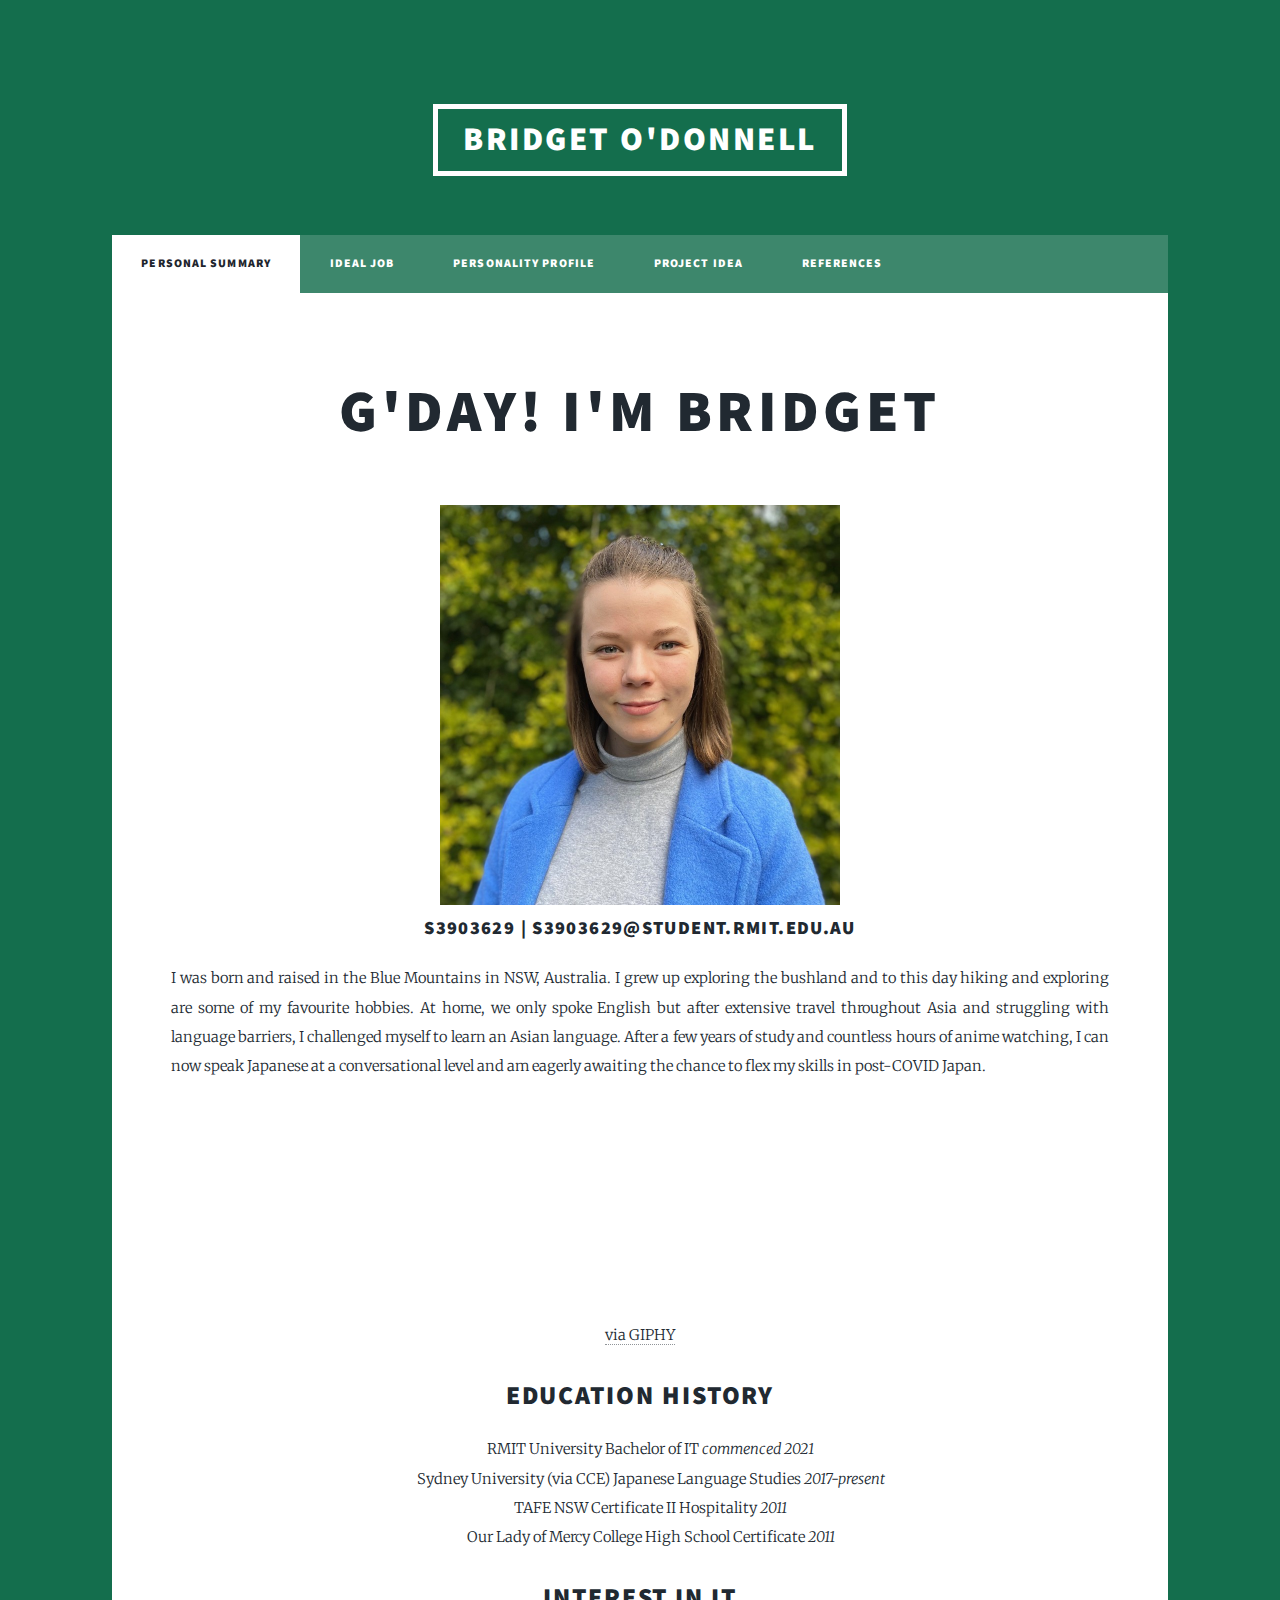
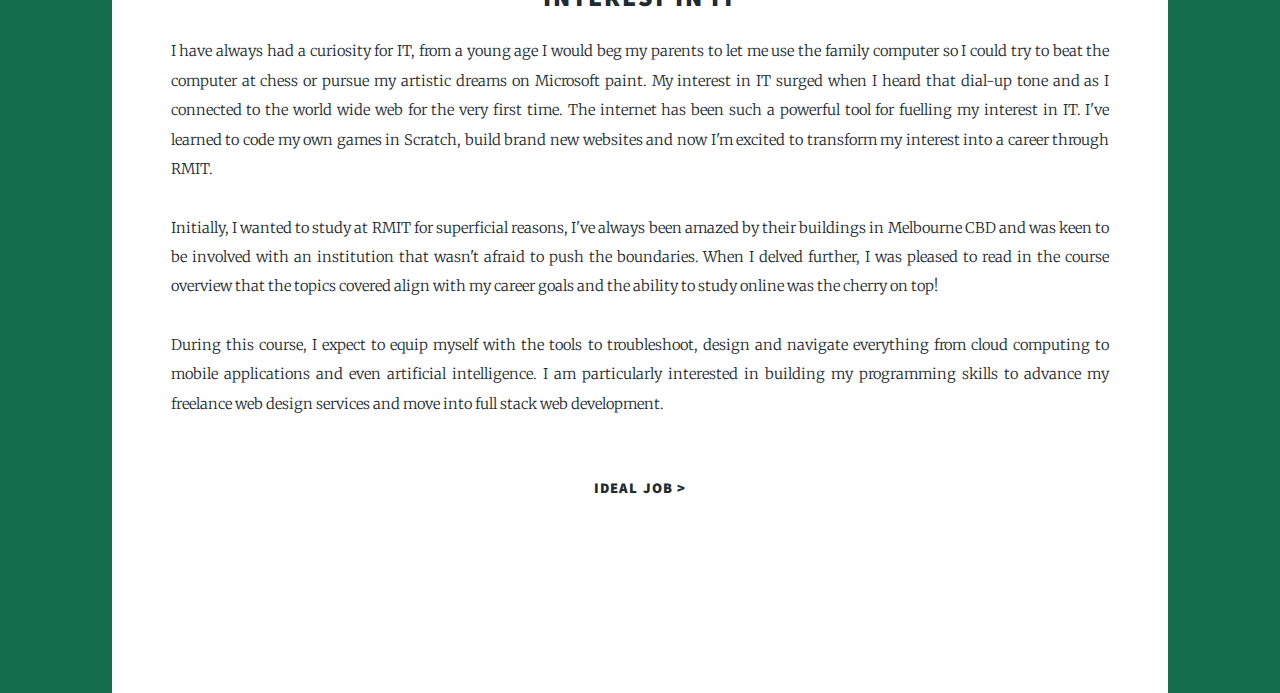
<file: index.html>
<!DOCTYPE HTML>
<!--
	Massively by HTML5 UP
	html5up.net | @ajlkn
	Free for personal and commercial use under the CCA 3.0 license (html5up.net/license)
-->
<html>
	<head>
		<title>Bridget O'Donnell Assignment 1</title>
		<meta charset="utf-8" />
		<meta name="viewport" content="width=device-width, initial-scale=1, user-scalable=no" />
		<link rel="stylesheet" href="assets/css/main.css" />
		<noscript><link rel="stylesheet" href="assets/css/noscript.css" /></noscript>
	</head>
	<body class="is-preload">

		<!-- Wrapper -->
			<div id="wrapper">

				<!-- Header -->
					<header id="header">
						<a href="index.html" class="logo">Bridget O'Donnell</a>
					</header>

				<!-- Nav -->
				<nav id="nav">
					<ul class="links">
						<li class="active"><a href="index.html">Personal Summary</a></li>
						<li><a href="idealjob.html">Ideal Job</a></li>
						<li><a href="personality.html">Personality Profile</a></li>
						<li><a href="project.html">Project Idea</a></li>
						<li><a href="references.html">References</a></li>
					</ul>
				</nav>

		<!-- Main -->
			<div id="main">




		<!-- Peronal Profile -->
			<article class="post featured">
					<header class="major">
					<h2>G'Day! I'm Bridget</h2> 
					</header>
							<img src="images/profilephoto.jpeg" alt="My Photo" width="400" height="400"/></a>
				<h3>S3903629 | s3903629@student.rmit.edu.au</h3>
							<p>I was born and raised in the Blue Mountains in NSW, Australia. I grew up exploring the bushland and to this day hiking and exploring are some of my favourite hobbies. At home, we only spoke English but after extensive travel throughout Asia and struggling with language barriers, I challenged myself to learn an Asian language. After a few years of study and countless hours of anime watching, I can now speak Japanese at a conversational level and am eagerly awaiting the chance to flex my skills in post-COVID Japan.</p>
							<iframe src="https://giphy.com/embed/3o85xLrtXp55CBaTBK" width="200" height="200" frameBorder="0" class="giphy-embed" allowFullScreen></iframe>
							<p class=align-center><a href="https://giphy.com/gifs/thokamaer-plane-hangingout-nationalhangingoutday-3o85xLrtXp55CBaTBK">via GIPHY</a></p>

<!-- Education History-->
					<h2>Education History</h2>
						</header>
						<ul style="list-style-type:none;">
							<li>RMIT University Bachelor of IT <i>commenced 2021</i></li>
							<li>Sydney University (via CCE) Japanese Language Studies <i>2017-present</i></li>
							<li>TAFE NSW Certificate II Hospitality <i>2011</i></li>
							<li>Our Lady of Mercy College High School Certificate <i>2011</i></li>
						</ul>


	<!-- Interest in IT-->
						<h2>Interest in IT</h2>
							</header>
							<p>I have always had a curiosity for IT, from a young age I would beg my parents to let me use the family computer so I could try to beat the computer at chess or pursue my artistic dreams on Microsoft paint. My interest in IT surged when I heard that dial-up tone and as I connected to the world wide web for the very first time. The internet has been such a powerful tool for fuelling my interest in IT. I've learned to code my own games in Scratch, build brand new websites and now I'm excited to transform my interest into a career through RMIT.</p>
							<p>Initially, I wanted to study at RMIT for superficial reasons, I've always been amazed by their buildings in Melbourne CBD and was keen to be involved with an institution that wasn't afraid to push the boundaries. When I delved further, I was pleased to read in the course overview that the topics covered align with my career goals and the ability to study online was the cherry on top!</p>
							<p>During this course, I expect to equip myself with the tools to troubleshoot, design and navigate everything from cloud computing to mobile applications and even artificial intelligence. I am particularly interested in building my programming skills to advance my freelance web design services and move into full stack web development.</p>

	<br>
 <h4><a href="idealjob.html" class="logo">Ideal Job ></a><h4>



				<!-- Copyright -->
					<div id="copyright">
						<ul><li>&copy; Untitled</li><li>Design: <a href="https://html5up.net">HTML5 UP</a></li></ul>
					</div>

			</div>

		<!-- Scripts -->
			<script src="assets/js/jquery.min.js"></script>
			<script src="assets/js/jquery.scrollex.min.js"></script>
			<script src="assets/js/jquery.scrolly.min.js"></script>
			<script src="assets/js/browser.min.js"></script>
			<script src="assets/js/breakpoints.min.js"></script>
			<script src="assets/js/util.js"></script>
			<script src="assets/js/main.js"></script>

	</body>
</html>
</file>
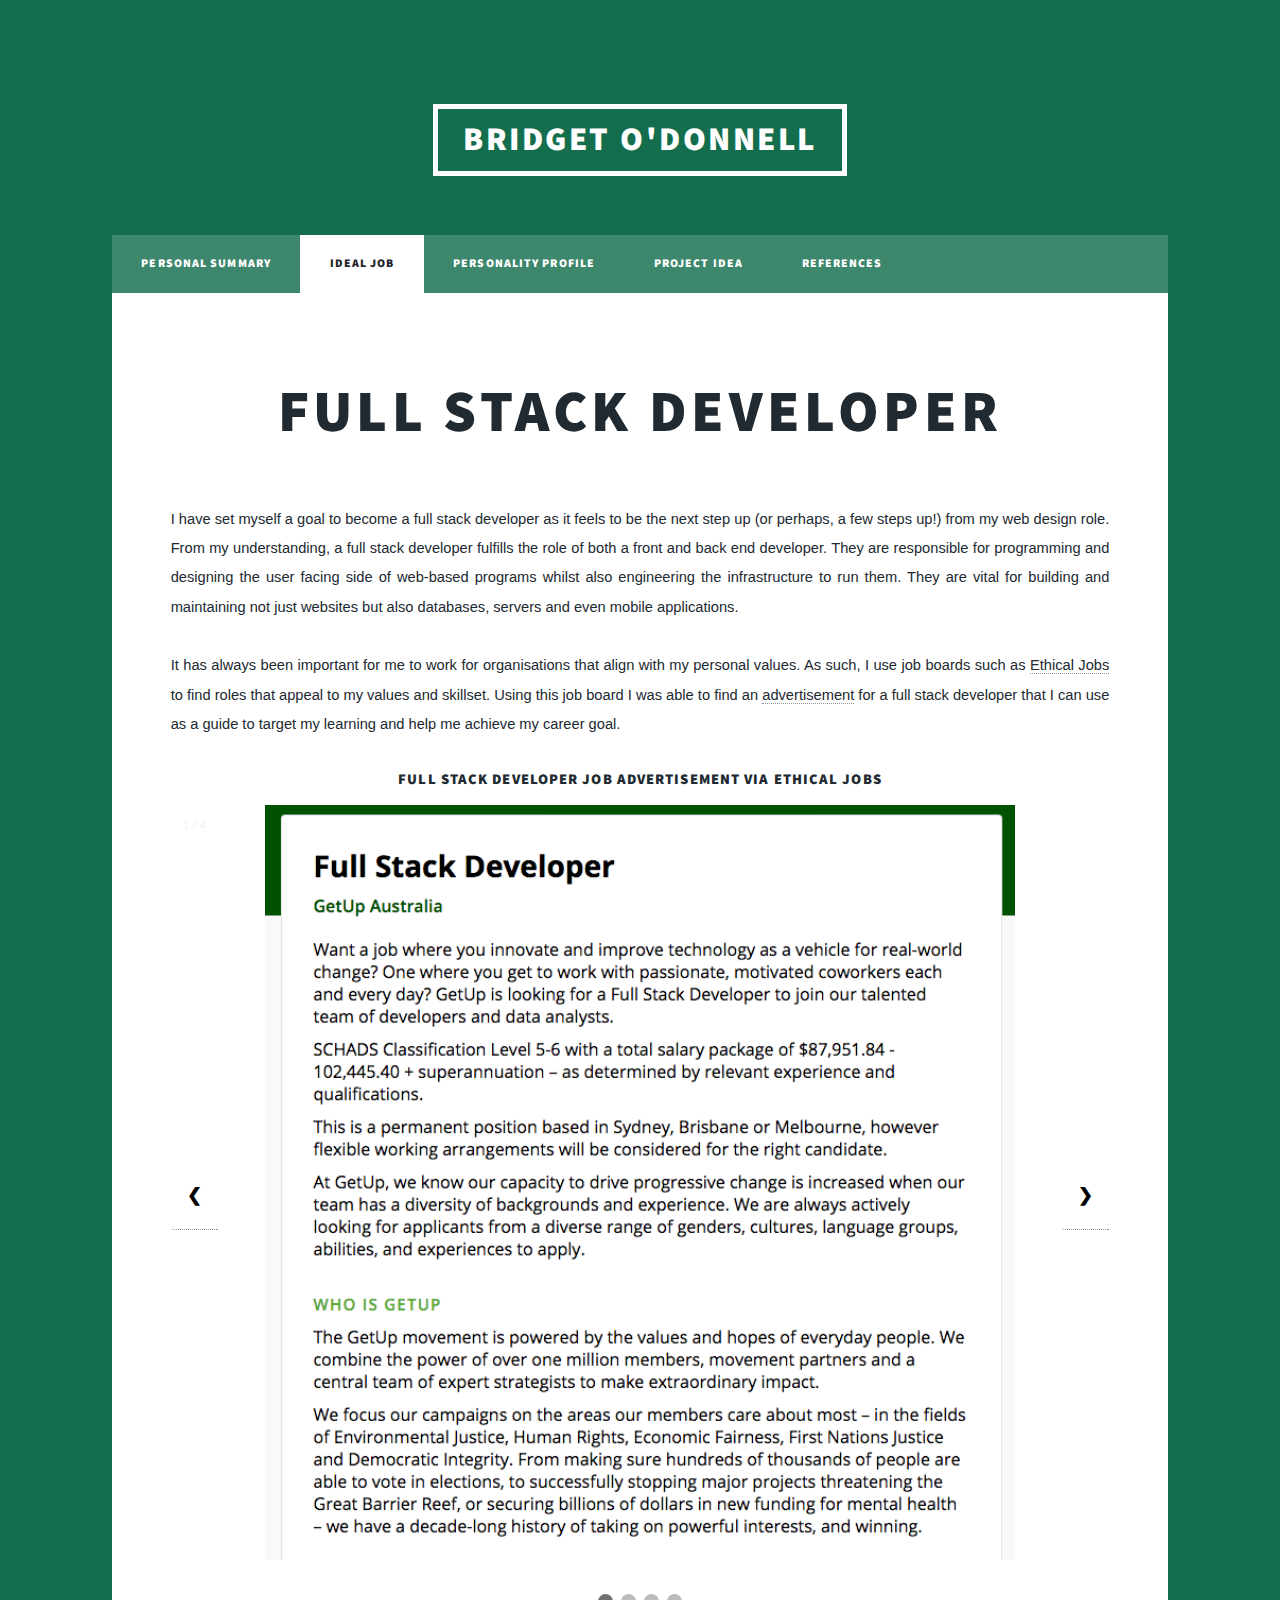
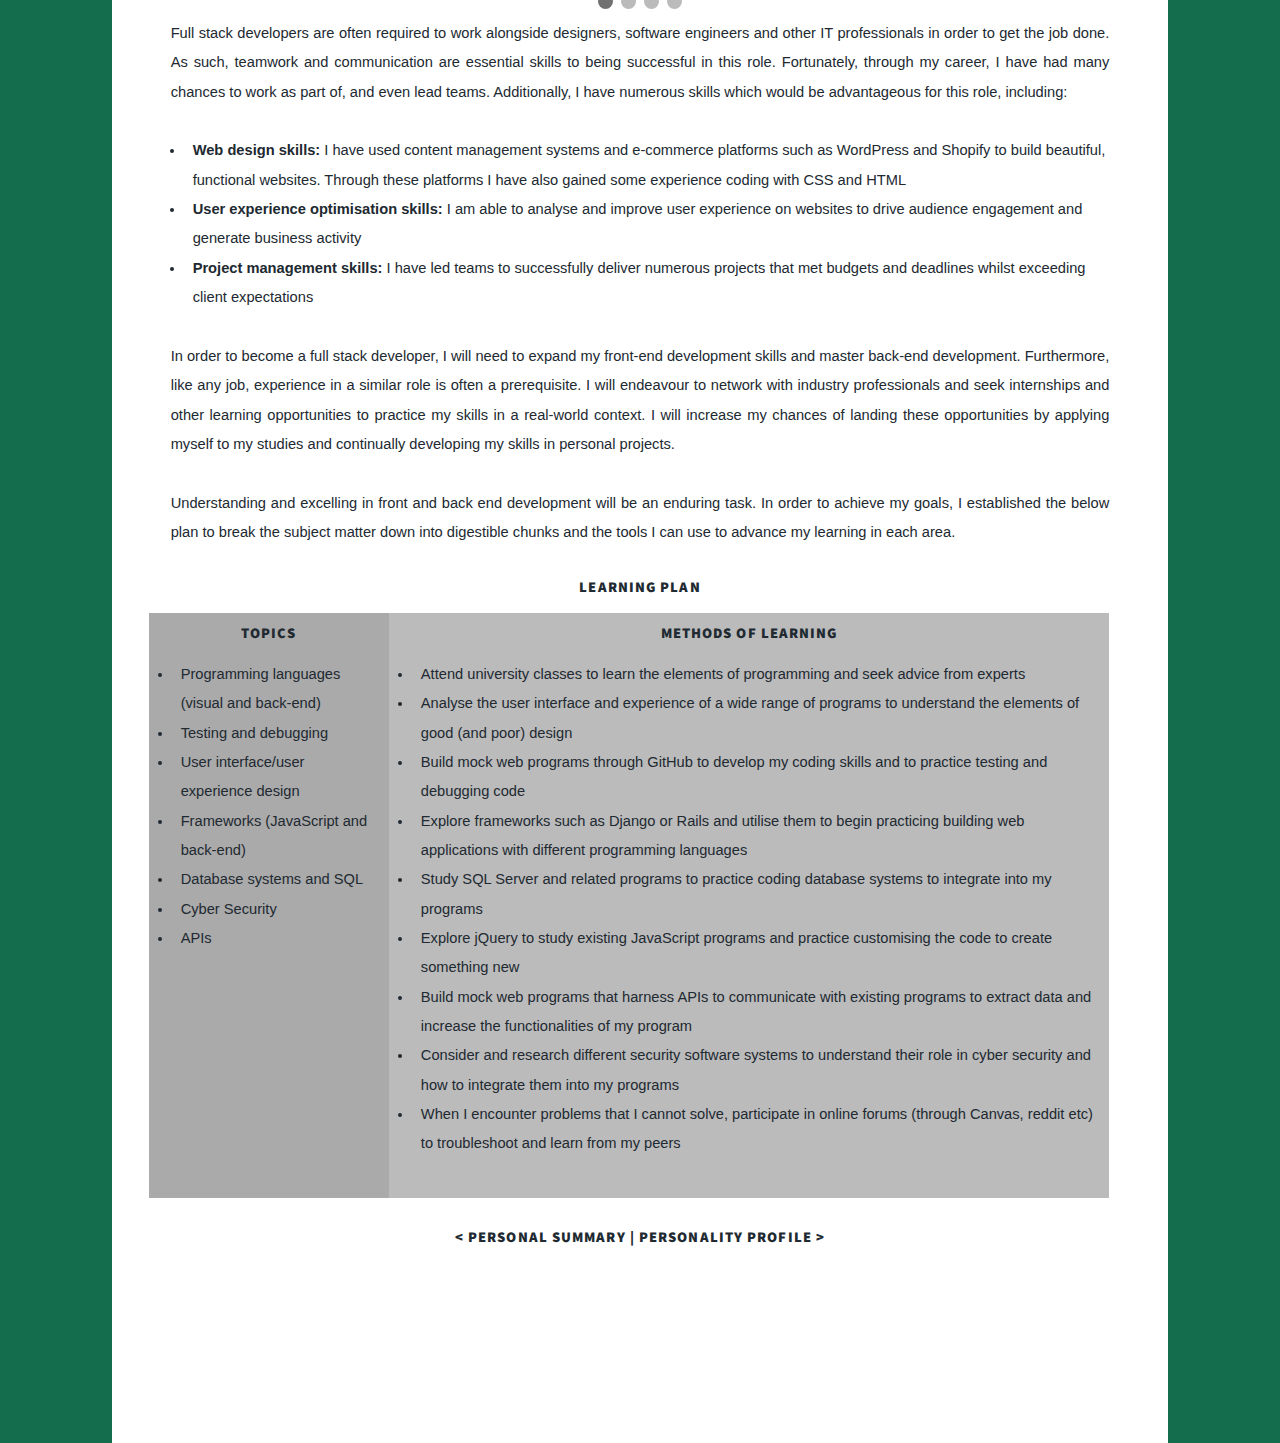
<file: idealjob.html>
<!DOCTYPE HTML>
<!--
	Massively by HTML5 UP
	html5up.net | @ajlkn
	Free for personal and commercial use under the CCA 3.0 license (html5up.net/license)
-->
<html>
	<head>
		<title>Bridget O'Donnell Ideal Job</title>
		<meta charset="utf-8" />
		<meta name="viewport" content="width=device-width, initial-scale=1, user-scalable=no" />
		<link rel="stylesheet" href="assets/css/main.css" />
		<noscript><link rel="stylesheet" href="assets/css/noscript.css" /></noscript>
	</head>
	<body class="is-preload">

		<!-- Wrapper -->
			<div id="wrapper">

				<!-- Header -->
				<header id="header">
					<a href="index.html" class="logo">Bridget O'Donnell</a>
				</header>

				<!-- Nav -->
				<nav id="nav">
					<ul class="links">
						<li><a href="index.html">Personal Summary</a></li>
						<li class="active"><a href="idealjob.html">Ideal Job</a></li>
						<li><a href="personality.html">Personality Profile</a></li>
						<li><a href="project.html">Project Idea</a></li>
						<li><a href="references.html">References</a></li>
					</ul>
				</nav>

				<!-- Main -->
					<div id="main">

<!-- Ideal job-->
<article class="post featured">
	<header class="major">
		<h2>Full Stack Developer</h2>
		</header>
		<p>I have set myself a goal to become a full stack developer as it feels to be the next step up (or perhaps, a few steps up!) from my web design role. From my understanding, a full stack developer fulfills the role of both a front and back end developer. They are responsible for programming and designing the user facing side of web-based programs whilst also engineering the infrastructure to run them. They are vital for building and maintaining not just websites but also databases, servers and even mobile applications.</p>
		<p>It has always been important for me to work for organisations that align with my personal values. As such, I use job boards such as <a href="https://www.ethicaljobs.com.au/">Ethical Jobs</a> to find roles that appeal to my values and skillset. Using this job board I was able to find an <a href="https://www.ethicaljobs.com.au/members/getupaus/full-stack-developer/?employer=GetUp">advertisement</a> for a full stack developer that I can use as a guide to target my learning and help me achieve my career goal.</p>

		<h4>Full Stack Developer Job Advertisement via Ethical Jobs</h4>
		<html>
		<head>
		<meta name="viewport" content="width=device-width, initial-scale=1">
		<style>
		* {box-sizing: border-box}
		body {font-family: Verdana, sans-serif; margin:0}
		.mySlides {display: none}
		img {vertical-align: middle;}

		/* Slideshow container */
		.slideshow-container {
		  max-width: 1000px;
		  position: relative;
		  margin: auto;
		}

		/* Next & previous buttons */
		.prev, .next {
		  cursor: pointer;
		  position: absolute;
		  top: 50%;
		  width: auto;
		  padding: 16px;
		  margin-top: -22px;
		  color: black;
		  font-weight: bold;
		  font-size: 18px;
		  transition: 0.6s ease;
		  border-radius: 0 3px 3px 0;
		  user-select: none;
		}

		/* Position the "next button" to the right */
		.next {
		  right: 0;
		  border-radius: 3px 0 0 3px;
		}

		.prev {
			left: 0;
			border-radius: 3px 0 0 3px;
		}

		/* On hover, add a black background color with a little bit see-through */
		.prev:hover, .next:hover {
		  background-color: rgba(0,0,0,0.8);
		}

		/* Caption text */
		.text {
		  color: #f2f2f2;
		  font-size: 15px;
		  padding: 8px 12px;
		  position: absolute;
		  bottom: 8px;
		  width: 100%;
		  text-align: center;
		}

		/* Number text (1/3 etc) */
		.numbertext {
		  color: #f2f2f2;
		  font-size: 12px;
		  padding: 8px 12px;
		  position: absolute;
		  top: 0;
		}

		/* The dots/bullets/indicators */
		.dot {
		  cursor: pointer;
		  height: 15px;
		  width: 15px;
		  margin: 0 2px;
		  background-color: #bbb;
		  border-radius: 50%;
		  display: inline-block;
		  transition: background-color 0.6s ease;
		}

		.active, .dot:hover {
		  background-color: #717171;
		}

		/* Fading animation */
		.fade {
		  -webkit-animation-name: fade;
		  -webkit-animation-duration: 1.5s;
		  animation-name: fade;
		  animation-duration: 1.5s;
		}

		@-webkit-keyframes fade {
		  from {opacity: .4}
		  to {opacity: 1}
		}

		@keyframes fade {
		  from {opacity: .4}
		  to {opacity: 1}
		}

		/* On smaller screens, decrease text size */
		@media only screen and (max-width: 300px) {
		  .prev, .next,.text {font-size: 11px}
		}
		</style>
		</head>
		<body>

		<div class="slideshow-container">

		<div class="mySlides fade">
		  <div class="numbertext">1 / 4</div>
		  <img src="images/Slider1.png" style="width:80%">
		</div>

		<div class="mySlides fade">
		  <div class="numbertext">2 / 4</div>
		  <img src="images/Slider2.png" style="width:80%">
		</div>

		<div class="mySlides fade">
		  <div class="numbertext">3 / 4</div>
		  <img src="images/Slider3.png" style="width:80%">
		</div>

		<div class="mySlides fade">
		  <div class="numbertext">4 / 4</div>
		  <img src="images/Slider4.png" style="width:80%">
		</div>

		<a class="prev" onclick="plusSlides(-1)">&#10094;</a>
		<a class="next" onclick="plusSlides(1)">&#10095;</a>

		</div>
		<br>

		<div style="text-align:center">
		  <span class="dot" onclick="currentSlide(1)"></span>
		  <span class="dot" onclick="currentSlide(2)"></span>
		  <span class="dot" onclick="currentSlide(3)"></span>
		  <span class="dot" onclick="currentSlide(4)"></span>
		</div>

		<script>
		var slideIndex = 1;
		showSlides(slideIndex);

		function plusSlides(n) {
		  showSlides(slideIndex += n);
		}

		function currentSlide(n) {
		  showSlides(slideIndex = n);
		}

		function showSlides(n) {
		  var i;
		  var slides = document.getElementsByClassName("mySlides");
		  var dots = document.getElementsByClassName("dot");
		  if (n > slides.length) {slideIndex = 1}
		  if (n < 1) {slideIndex = slides.length}
		  for (i = 0; i < slides.length; i++) {
		      slides[i].style.display = "none";
		  }
		  for (i = 0; i < dots.length; i++) {
		      dots[i].className = dots[i].className.replace(" active", "");
		  }
		  slides[slideIndex-1].style.display = "block";
		  dots[slideIndex-1].className += " active";
		}
		</script>

		</body>
		</html>




		<p>Full stack developers are often required to work alongside designers, software engineers and other IT professionals in order to get the job done. As such, teamwork and communication are essential skills to being successful in this role. Fortunately, through my career, I have had many chances to work as part of, and even lead teams. Additionally, I have numerous skills which would be advantageous for this role, including:
				<ul class=align-left>
					<li><b>Web design skills:</b> I have used content management systems and e-commerce platforms such as WordPress and Shopify to build beautiful, functional websites. Through these platforms I have also gained some experience coding with CSS and HTML</li>
					<li><b>User experience optimisation skills:</b> I am able to analyse and improve user experience on websites to drive audience engagement and generate business activity</li>
					<li><b>Project management skills:</b> I have led teams to successfully deliver numerous projects that met budgets and deadlines whilst exceeding client expectations</li>
				</ul>
		</p>
		<p>In order to become a full stack developer, I will need to expand my front-end development skills and master back-end development. Furthermore, like any job, experience in a similar role is often a prerequisite. I will endeavour to network with industry professionals and seek internships and other learning opportunities to practice my skills in a real-world context. I will increase my chances of landing these opportunities by applying myself to my studies and continually developing my skills in personal projects.</p>
		<p>Understanding and excelling in front and back end development will be an enduring task. In order to achieve my goals, I established the below plan to break the subject matter down into digestible chunks and the tools I can use to advance my learning in each area.</p>
		<!DOCTYPE html>
		<html>
		<head>
		<meta name="viewport" content="width=device-width, initial-scale=1">
		<style>
		* {
		  box-sizing: border-box;
		}

		/* Create two unequal columns that floats next to each other */
		.column {
		  float: left;
		  padding: 10px; /* Should be removed. Only for demonstration */
		}

		.left {
		  width: 25%;
		}

		.right {
		  width: 75%;
		}

		/* Clear floats after the columns */
		.row:after {
		  content: "";
		  display: table;
		  clear: both;
		}
		</style>
		</head>
		<body>

		<h4>Learning Plan</h4>

		<div class="row">
		  <div class="column left" style="background-color:#aaa;">
		    <h4>Topics</h4>
				<ul class=align-left>
					<li>Programming languages (visual and back-end)</li>
					<li>Testing and debugging</li>
					<li>User interface/user experience design</li>
					<li>Frameworks (JavaScript and back-end)</li>
					<li>Database systems and SQL</li>
					<li>Cyber Security</li>
					<li>APIs</li>
				</ul>
		  </div>
		  <div class="column right" style="background-color:#bbb;">
		    <h4>Methods of Learning</h4>
				<ul class=align-left>
					<li>Attend university classes to learn the elements of programming and seek advice from experts</li>
					<li>Analyse the user interface and experience of a wide range of programs to understand the elements of good (and poor) design</li>
					<li>Build mock web programs through GitHub to develop my coding skills and to practice testing and debugging code</li>
					<li>Explore frameworks such as Django or Rails and utilise them to begin practicing building web applications with different programming languages</li>
					<li>Study SQL Server and related programs to practice coding database systems to integrate into my programs</li>
					<li>Explore jQuery to study existing JavaScript programs and practice customising the code to create something new</li>
					<li>Build mock web programs that harness APIs to communicate with existing programs to extract data and increase the functionalities of my program</li>
					<li>Consider and research different security software systems to understand their role in cyber security and how to integrate them into my programs</li>
					<li>When I encounter problems that I cannot solve, participate in online forums (through Canvas, reddit etc) to troubleshoot and learn from my peers</li>
				</ul>
		  </div>
		</div>

		</body>
		</html>

<br>

<h4><a href="index.html" class="logo">< Personal Summary</a> | <a href="personality.html" class="logo">Personality Profile ></a><h4>


				<!-- Copyright -->
					<div id="copyright">
						<ul><li>&copy; Untitled</li><li>Design: <a href="https://html5up.net">HTML5 UP</a></li></ul>
					</div>

			</div>

		<!-- Scripts -->
			<script src="assets/js/jquery.min.js"></script>
			<script src="assets/js/jquery.scrollex.min.js"></script>
			<script src="assets/js/jquery.scrolly.min.js"></script>
			<script src="assets/js/browser.min.js"></script>
			<script src="assets/js/breakpoints.min.js"></script>
			<script src="assets/js/util.js"></script>
			<script src="assets/js/main.js"></script>

	</body>
</html>
</file>
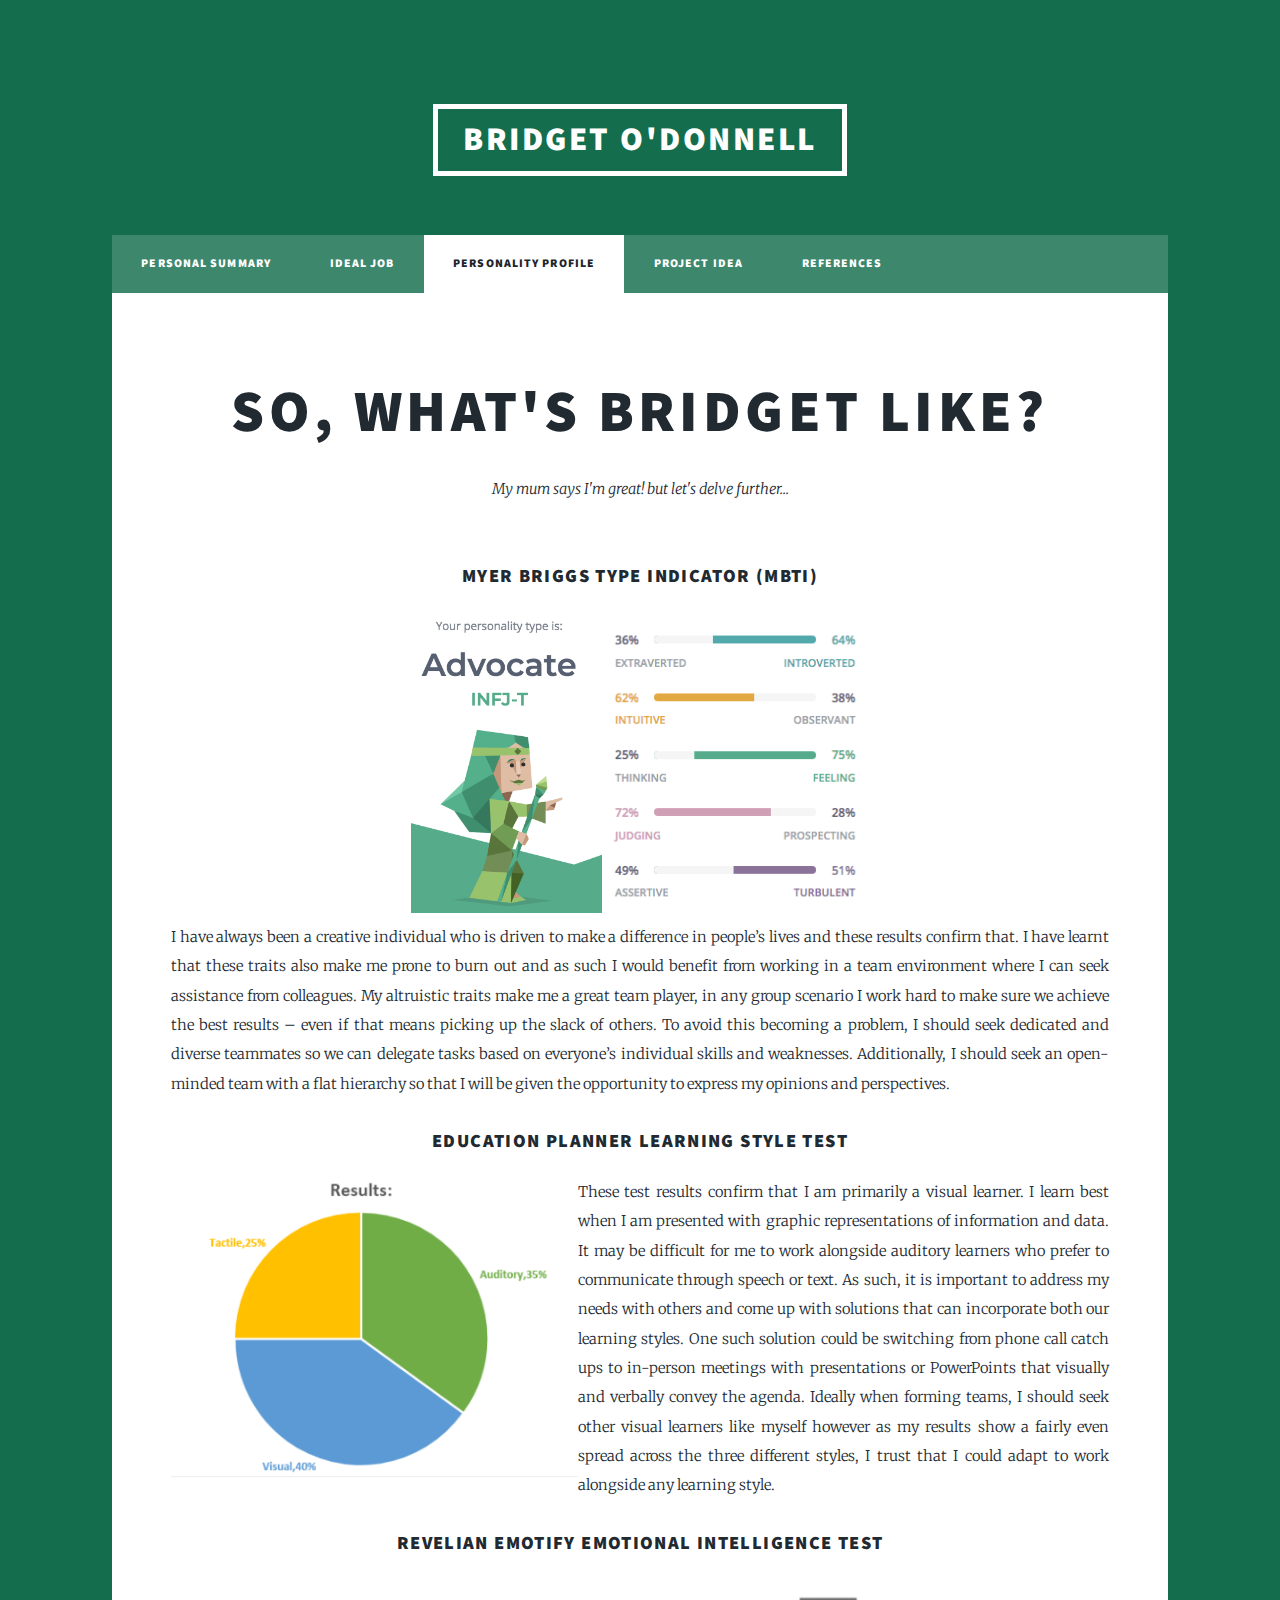
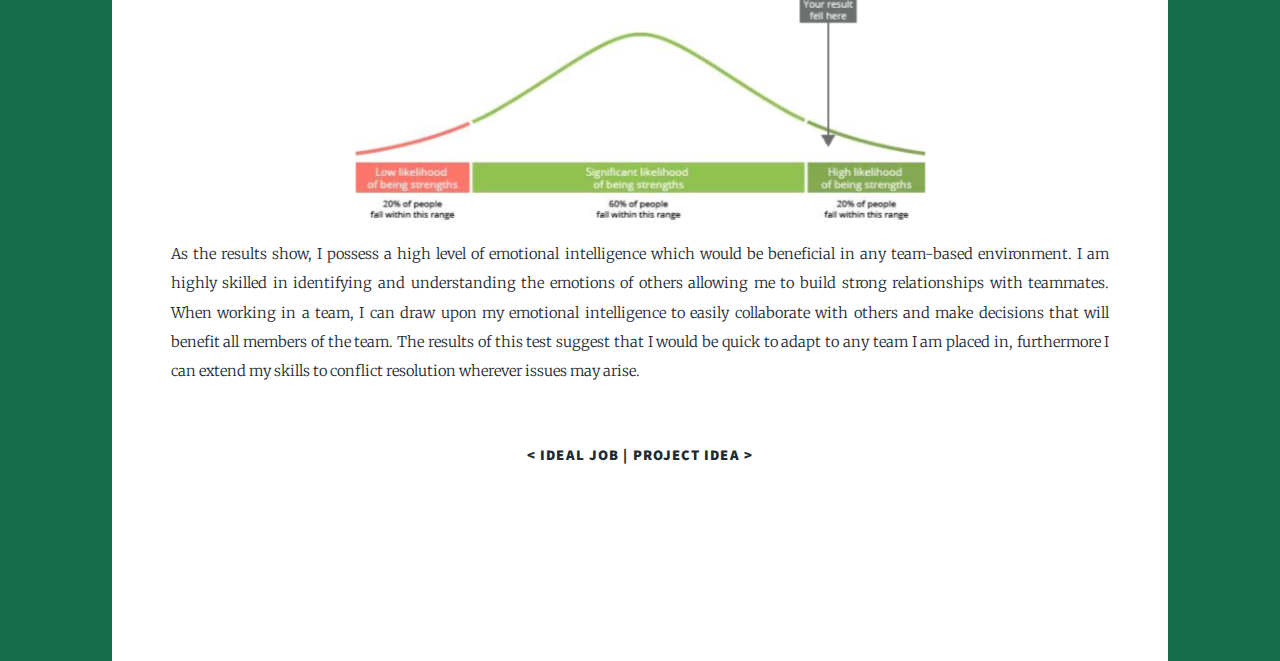
<file: personality.html>
<!DOCTYPE HTML>
<!--
	Massively by HTML5 UP
	html5up.net | @ajlkn
	Free for personal and commercial use under the CCA 3.0 license (html5up.net/license)
-->
<html>
	<head>
		<title>Bridget O'Donnell Personality Profile</title>
		<meta charset="utf-8" />
		<meta name="viewport" content="width=device-width, initial-scale=1, user-scalable=no" />
		<link rel="stylesheet" href="assets/css/main.css" />
		<noscript><link rel="stylesheet" href="assets/css/noscript.css" /></noscript>
	</head>
	<body class="is-preload">

		<!-- Wrapper -->
			<div id="wrapper">

				<!-- Header -->
				<header id="header">
					<a href="index.html" class="logo">Bridget O'Donnell</a>
				</header>

				<!-- Nav -->
				<nav id="nav">
					<ul class="links">
						<li><a href="index.html">Personal Summary</a></li>
						<li><a href="idealjob.html">Ideal Job</a></li>
						<li class="active"><a href="personality.html">Personality Profile</a></li>
						<li><a href="project.html">Project Idea</a></li>
						<li><a href="references.html">References</a></li>
					</ul>
				</nav>

				<!-- Main -->
					<div id="main">

<!-- Ideal job-->
<article class="post featured">
	<header class="major">
		<h2>So, What's Bridget Like?</h2>
		<p>My mum says I'm great! but let's delve further...</p>
		</header>
		<h3>Myer Briggs Type Indicator (MBTI)</h3>
		<img src="images/Myerbriggs2.png" alt="MBTI Results" height="300"/><img src="images/Myerbriggs.png" alt="MBTI Results" height="300"/>
		<p style:"float:right;">I have always been a creative individual who is driven to make a difference in people’s lives and these results confirm that. I have learnt that these traits also make me prone to burn out and as such I would benefit from working in a team environment where I can seek assistance from colleagues. My altruistic traits make me a great team player, in any group scenario I work hard to make sure we achieve the best results – even if that means picking up the slack of others. To avoid this becoming a problem, I should seek dedicated and diverse teammates so we can delegate tasks based on everyone’s individual skills and weaknesses. Additionally, I should seek an open-minded team with a flat hierarchy so that I will be given the opportunity to express my opinions and perspectives.</p>
		<h3><a href="http://www.educationplanner.org/">Education Planner</a> Learning Style Test</h3>
		<img src="images/Learning.png" alt="Learning Style Test Results" height="300" style="float:left"/>
		<p>These test results confirm that I am primarily a visual learner. I learn best when I am presented with graphic representations of information and data. It may be difficult for me to work alongside auditory learners who prefer to communicate through speech or text. As such, it is important to address my needs with others and come up with solutions that can incorporate both our learning styles. One such solution could be switching from phone call catch ups to in-person meetings with presentations or PowerPoints that visually and verbally convey the agenda. Ideally when forming teams, I should seek other visual learners like myself however as my results show a fairly even spread across the three different styles, I trust that I could adapt to work alongside any learning style.</p>
		<h3><a href="https://www.revelian.com/employer/product/emotify/">Revelian Emotify</a> Emotional Intelligence Test</h3>
		<img src="images/Emotify.png" alt="Emotify Test Reults" height="250"/>
		<p>As the results show, I possess a high level of emotional intelligence which would be beneficial in any team-based environment. I am highly skilled in identifying and understanding the emotions of others allowing me to build strong relationships with teammates. When working in a team, I can draw upon my emotional intelligence to easily collaborate with others and make decisions that will benefit all members of the team. The results of this test suggest that I would be quick to adapt to any team I am placed in, furthermore I can extend my skills to conflict resolution wherever issues may arise.</p>



<br>

<h4><a href="idealjob.html" class="logo">< Ideal Job</a> | <a href="project.html" class="logo">Project Idea ></a><h4>


				<!-- Copyright -->
					<div id="copyright">
						<ul><li>&copy; Untitled</li><li>Design: <a href="https://html5up.net">HTML5 UP</a></li></ul>
					</div>

			</div>

		<!-- Scripts -->
			<script src="assets/js/jquery.min.js"></script>
			<script src="assets/js/jquery.scrollex.min.js"></script>
			<script src="assets/js/jquery.scrolly.min.js"></script>
			<script src="assets/js/browser.min.js"></script>
			<script src="assets/js/breakpoints.min.js"></script>
			<script src="assets/js/util.js"></script>
			<script src="assets/js/main.js"></script>

	</body>
</html>
</file>
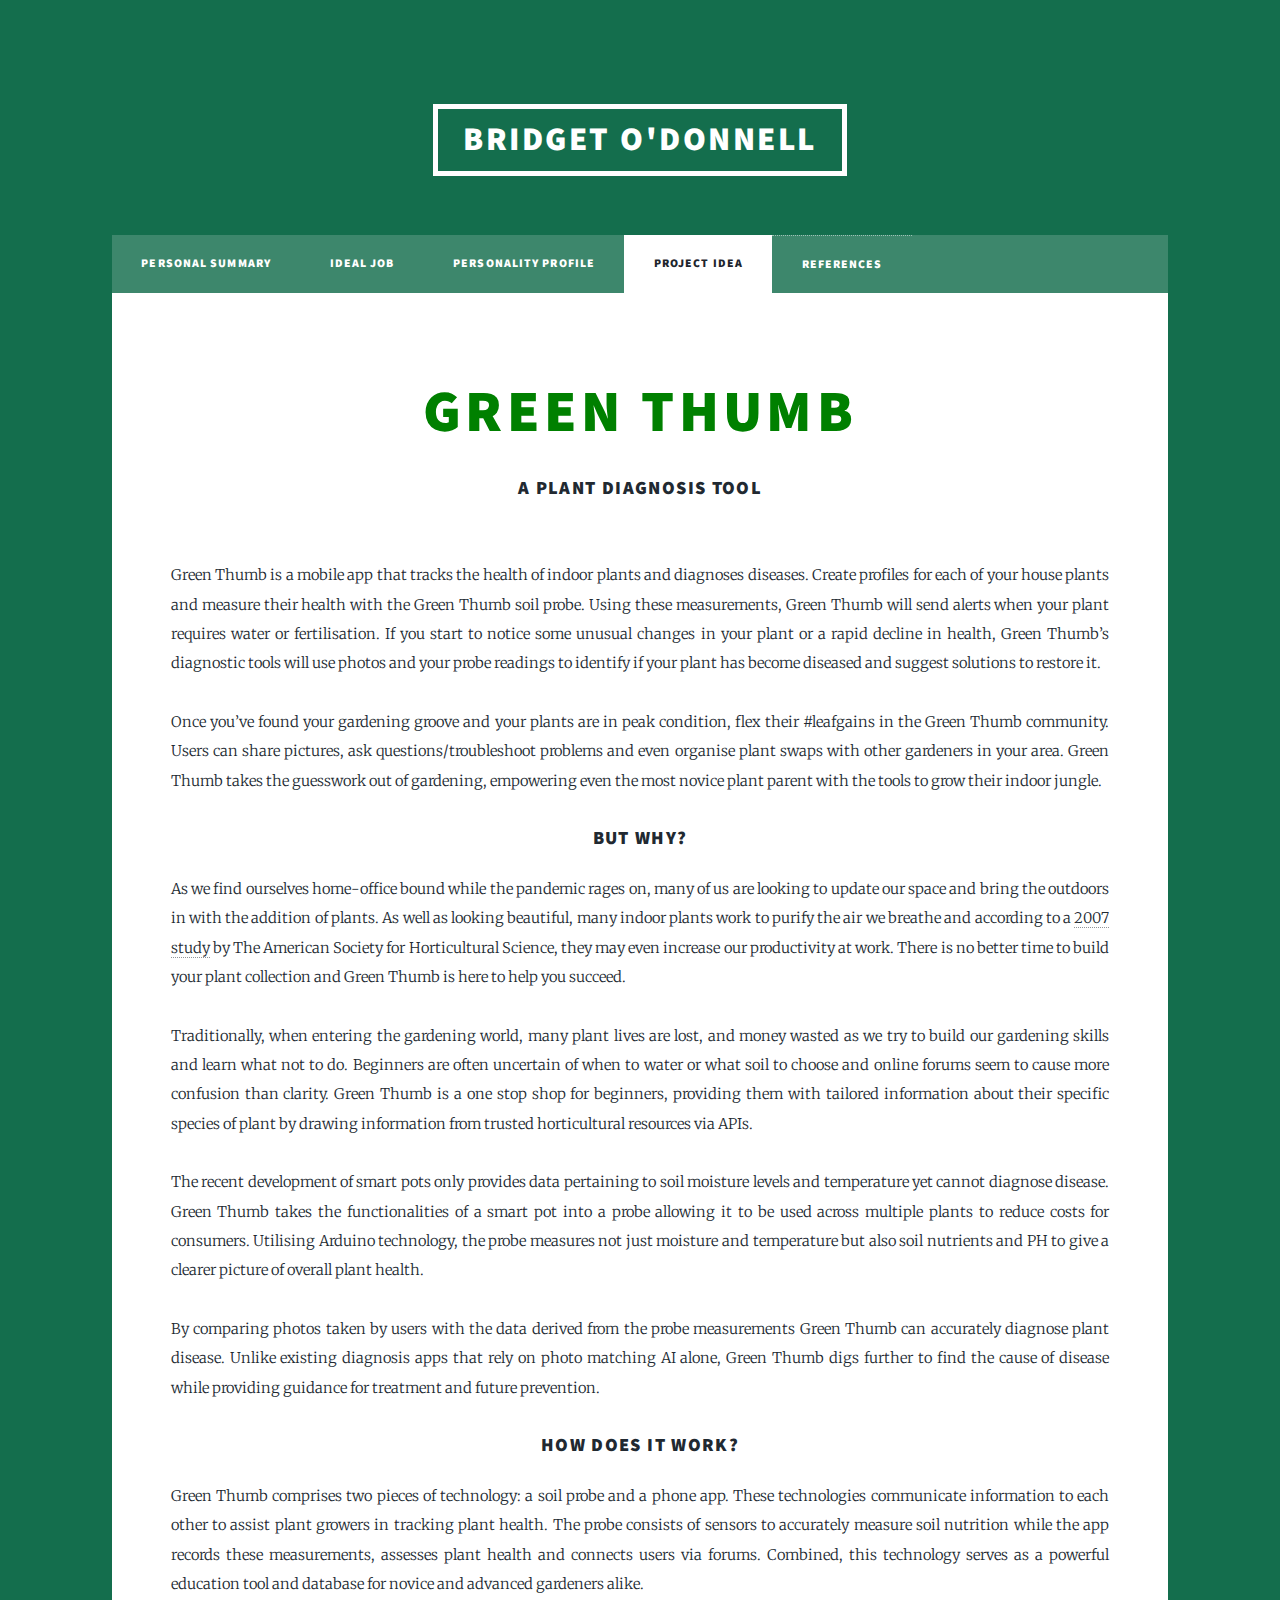
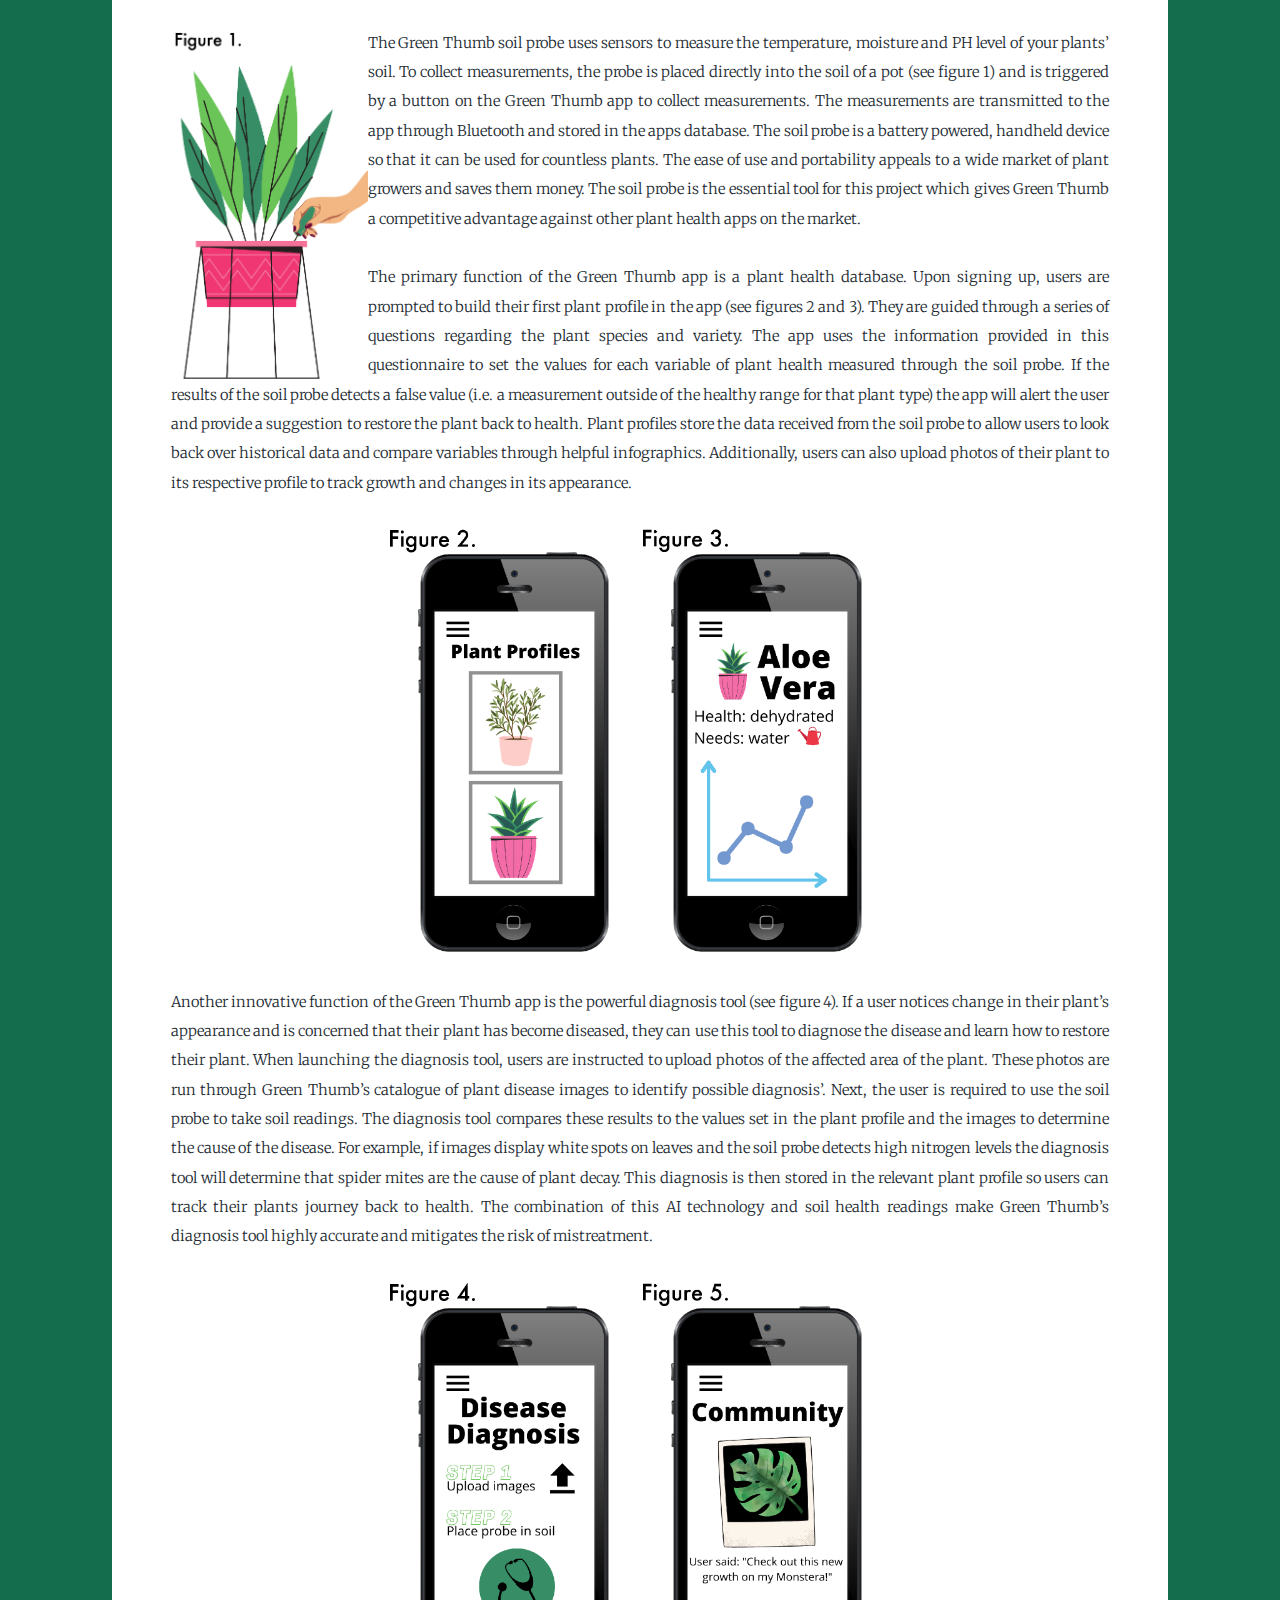
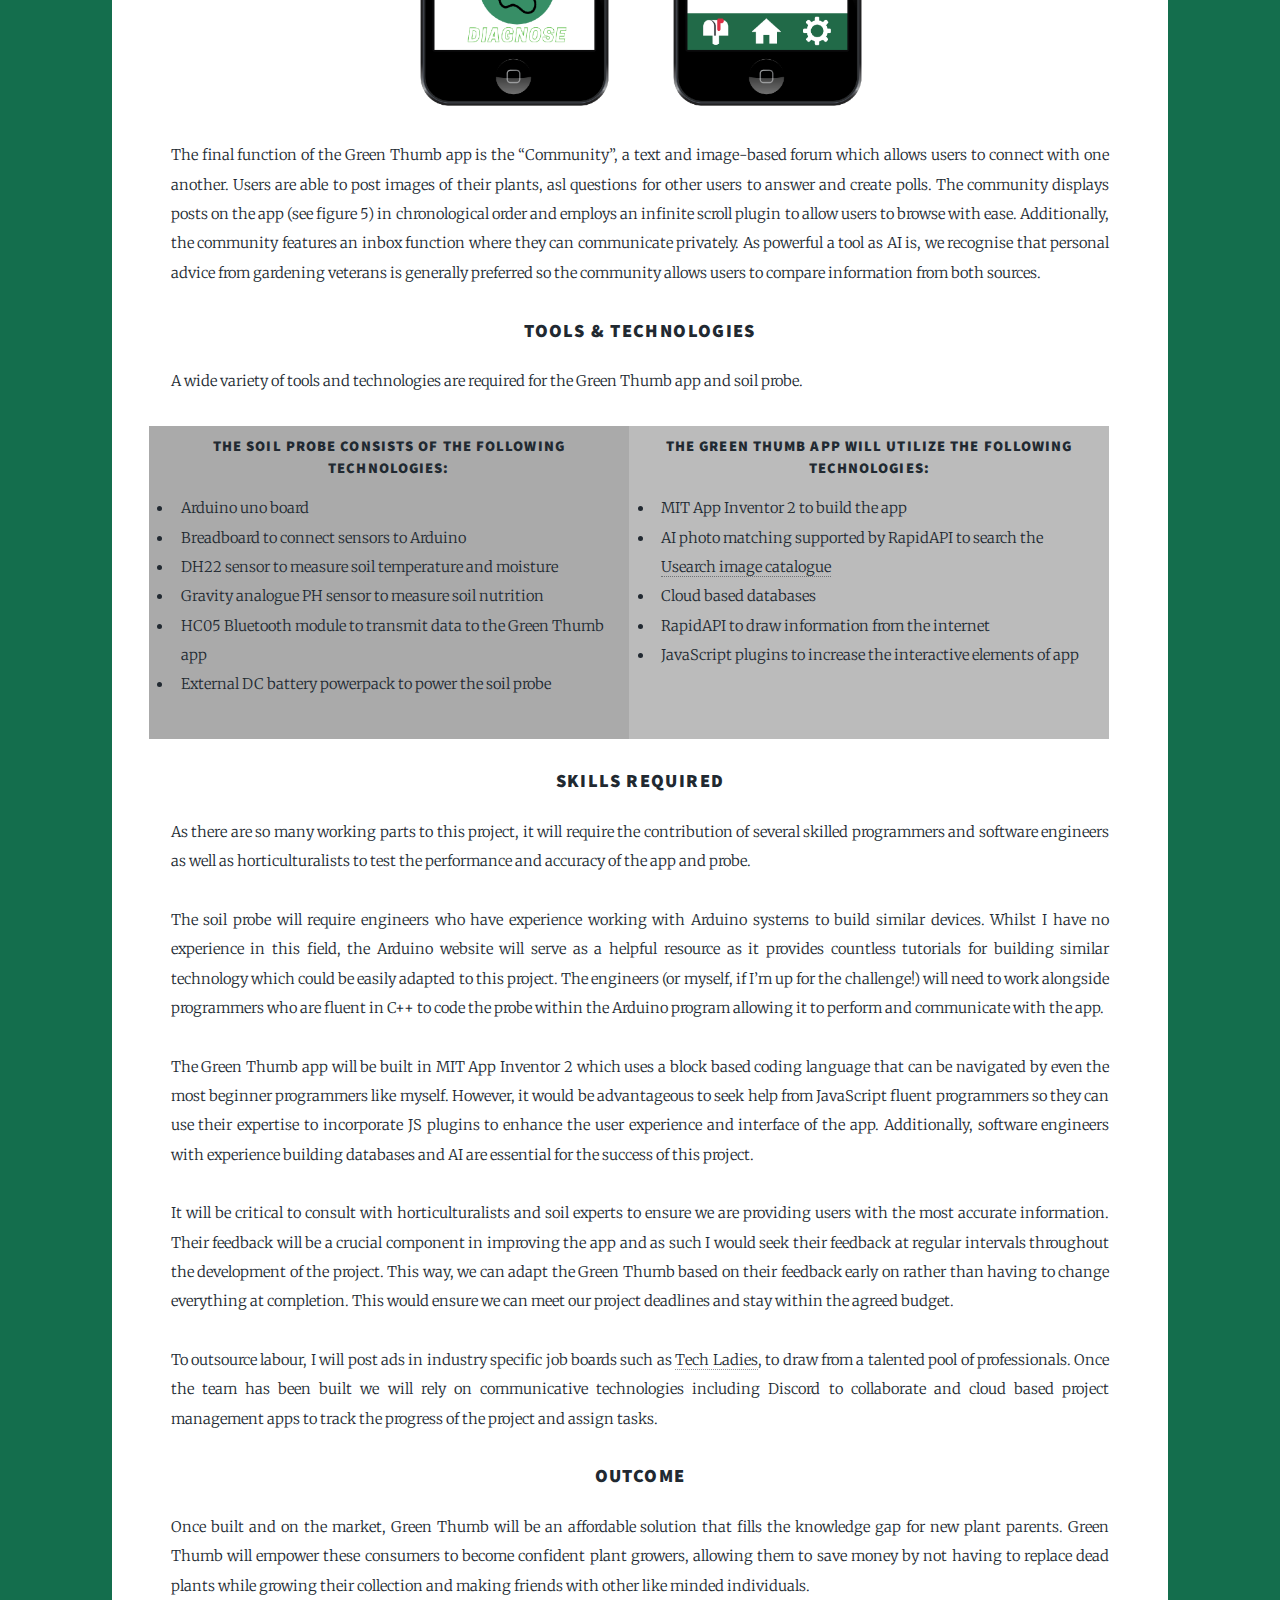
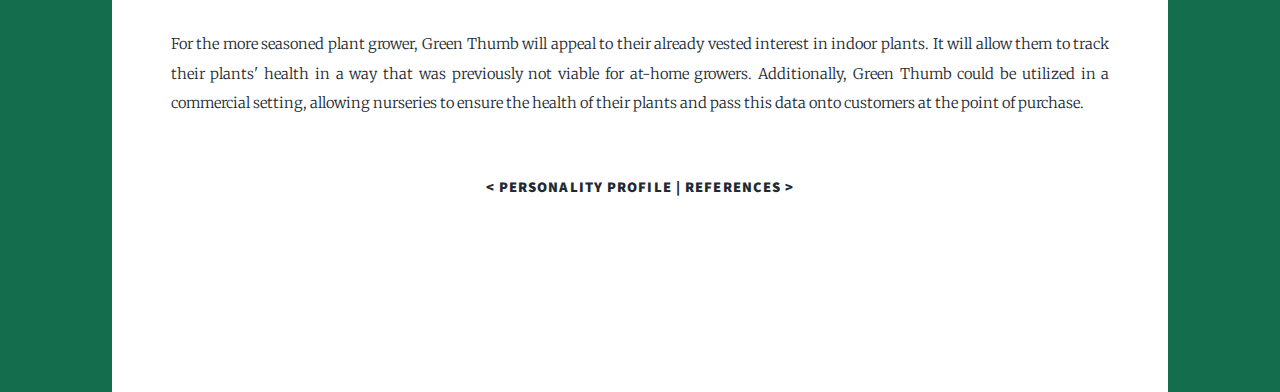
<file: project.html>
<!DOCTYPE HTML>
<!--
	Massively by HTML5 UP
	html5up.net | @ajlkn
	Free for personal and commercial use under the CCA 3.0 license (html5up.net/license)
-->
<html>
	<head>
		<title>Bridget O'Donnell Project Idea</title>
		<meta charset="utf-8" />
		<meta name="viewport" content="width=device-width, initial-scale=1, user-scalable=no" />
		<link rel="stylesheet" href="assets/css/main.css" />
		<noscript><link rel="stylesheet" href="assets/css/noscript.css" /></noscript>
	</head>
	<body class="is-preload">

		<!-- Wrapper -->
			<div id="wrapper">

				<!-- Header -->
				<header id="header">
					<a href="index.html" class="logo">Bridget O'Donnell</a>
				</header>

				<!-- Nav -->
				<nav id="nav">
					<ul class="links">
						<li><a href="index.html">Personal Summary</a></li>
						<li><a href="idealjob.html">Ideal Job</a></li>
						<li><a href="personality.html">Personality Profile</a></li>
						<li class="active"><a href="project.html">Project Idea</li>
						<li><a href="references.html">References</a></li>
					</ul>
				</nav>

				<!-- Main -->
					<div id="main">

<!-- Ideal job-->
<article class="post featured">
	<header class="major">
		<h2 style="color:green;">Green Thumb</h2>
		<h3> A Plant Diagnosis Tool</h3>
		</header>
		<p>Green Thumb is a mobile app that tracks the health of indoor plants and diagnoses diseases. Create profiles for each of your house plants and measure their health with the Green Thumb soil probe. Using these measurements, Green Thumb will send alerts when your plant requires water or fertilisation. If you start to notice some unusual changes in your plant or a rapid decline in health, Green Thumb’s diagnostic tools will use photos and your probe readings to identify if your plant has become diseased and suggest solutions to restore it.</p>
		<p>Once you’ve found your gardening groove and your plants are in peak condition, flex their #leafgains in the Green Thumb community. Users can share pictures, ask questions/troubleshoot problems and even organise plant swaps with other gardeners in your area. Green Thumb takes the guesswork out of gardening, empowering even the most novice plant parent with the tools to grow their indoor jungle.</p>
		<h3>But why?</h3>
		<p>As we find ourselves home-office bound while the pandemic rages on, many of us are looking to update our space and bring the outdoors in with the addition of plants. As well as looking beautiful, many indoor plants work to purify the air we breathe and according to a <a href="https://journals.ashs.org/hortsci/view/journals/hortsci/42/3/article-p581.xml">2007 study</a> by The American Society for Horticultural Science, they may even increase our productivity at work. There is no better time to build your plant collection and Green Thumb is here to help you succeed.</p>
		<p>Traditionally, when entering the gardening world, many plant lives are lost, and money wasted as we try to build our gardening skills and learn what not to do. Beginners are often uncertain of when to water or what soil to choose and online forums seem to cause more confusion than clarity. Green Thumb is a one stop shop for beginners, providing them with tailored information about their specific species of plant by drawing information from trusted horticultural resources via APIs.</p>
		<p>The recent development of smart pots only provides data pertaining to soil moisture levels and temperature yet cannot diagnose disease. Green Thumb takes the functionalities of a smart pot into a probe allowing it to be used across multiple plants to reduce costs for consumers. Utilising Arduino technology, the probe measures not just moisture and temperature but also soil nutrients and PH to give a clearer picture of overall plant health.</p>
		<p>By comparing photos taken by users with the data derived from the probe measurements Green Thumb can accurately diagnose plant disease. Unlike existing diagnosis apps that rely on photo matching AI alone, Green Thumb digs further to find the cause of disease while providing guidance for treatment and future prevention.</p>
		<h3>How does it work?</h3>
		<p>Green Thumb comprises two pieces of technology: a soil probe and a phone app. These technologies communicate information to each other to assist plant growers in tracking plant health. The probe consists of sensors to accurately measure soil nutrition while the app records these measurements, assesses plant health and connects users via forums. Combined, this technology serves as a powerful education tool and database for novice and advanced gardeners alike.</p>
		<img src="images/Figure-1.png" alt="figure 1" height="350" style="float:left;"/>
		<p style:"float:right;">The Green Thumb soil probe uses sensors to measure the temperature, moisture and PH level of your plants’ soil. To collect measurements, the probe is placed directly into the soil of a pot (see figure 1) and is triggered by a button on the Green Thumb app to collect measurements. The measurements are transmitted to the app through Bluetooth and stored in the apps database. The soil probe is a battery powered, handheld device so that it can be used for countless plants. The ease of use and portability appeals to a wide market of plant growers and saves them money. The soil probe is the essential tool for this project which gives Green Thumb a competitive advantage against other plant health apps on the market.</p>
		<p>The primary function of the Green Thumb app is a plant health database. Upon signing up, users are prompted to build their first plant profile in the app (see figures 2 and 3). They are guided through a series of questions regarding the plant species and variety. The app uses the information provided in this questionnaire to set the values for each variable of plant health measured through the soil probe. If the results of the soil probe detects a false value (i.e. a measurement outside of the healthy range for that plant type) the app will alert the user and provide a suggestion to restore the plant back to health. Plant profiles store the data received from the soil probe to allow users to look back over historical data and compare variables through helpful infographics. Additionally, users can also upload photos of their plant to its respective profile to track growth and changes in its appearance.</p>
		<img src="images/Figure-2.png" alt="figure 2" height="450"/><img src="images/Figure-3.png" alt="figure 3" height="450"/>
		<p>Another innovative function of the Green Thumb app is the powerful diagnosis tool (see figure 4). If a user notices change in their plant’s appearance and is concerned that their plant has become diseased, they can use this tool to diagnose the disease and learn how to restore their plant. When launching the diagnosis tool, users are instructed to upload photos of the affected area of the plant. These photos are run through Green Thumb’s catalogue of plant disease images to identify possible diagnosis’. Next, the user is required to use the soil probe to take soil readings. The diagnosis tool compares these results to the values set in the plant profile and the images to determine the cause of the disease. For example, if images display white spots on leaves and the soil probe detects high nitrogen levels the diagnosis tool will determine that spider mites are the cause of plant decay. This diagnosis is then stored in the relevant plant profile so users can track their plants journey back to health. The combination of this AI technology and soil health readings make Green Thumb’s diagnosis tool highly accurate and mitigates the risk of mistreatment.</p>
		<img src="images/Figure-4.png" alt="figure 4" height="450"/><img src="images/Figure-5.png" alt="figure 5" height="450"/>
		<p>The final function of the Green Thumb app is the “Community”, a text and image-based forum which allows users to connect with one another. Users are able to post images of their plants, asl questions for other users to answer and create polls. The community displays posts on the app (see figure 5) in chronological order and employs an infinite scroll plugin to allow users to browse with ease. Additionally, the community features an inbox function where they can communicate privately.  As powerful a tool as AI is, we recognise that personal advice from gardening veterans is generally preferred so the community allows users to compare information from both sources.</p>
		<h3>Tools & Technologies</h3>
		<p>A wide variety of tools and technologies are required for the Green Thumb app and soil probe.</p>
		<html>
<head>
<meta name="viewport" content="width=device-width, initial-scale=1">
<style>
* {
  box-sizing: border-box;
}

/* Create two equal columns that floats next to each other */
.column {
  float: left;
  width: 50%;
  padding: 10px;
}

/* Clear floats after the columns */
.row:after {
  content: "";
  display: table;
  clear: both;
}
</style>
</head>
<body>
<div class="row">
  <div class="column" style="background-color:#aaa;">
    <h4>The soil probe consists of the following technologies:</h4>
    <ul class=align-left>
			<li>Arduino uno board</li>
			<li>Breadboard to connect sensors to Arduino</li>
			<li>DH22 sensor to measure soil temperature and moisture</li>
			<li>Gravity analogue PH sensor to measure soil nutrition</li>
			<li>HC05 Bluetooth module to transmit data to the Green Thumb app</li>
			<li>External DC battery powerpack to power the soil probe</li>
		</ul>
  </div>
  <div class="column" style="background-color:#bbb;">
    <h4>The Green Thumb app will utilize the following technologies:</h4>
		<ul class=align-left>
			<li>MIT App Inventor 2 to build the app</li>
			<li>AI photo matching supported by RapidAPI to search the <a href="https://usearch.com/image-search-api">Usearch image catalogue</a></li>
			<li>Cloud based databases</li>
			<li>RapidAPI to draw information from the internet</li>
			<li>JavaScript plugins to increase the interactive elements of app</li>
		</ul>
  </div>
</div>

</body>
</html>
<br>
<h3>Skills Required</h3>
<p>As there are so many working parts to this project, it will require the contribution of several skilled programmers and software engineers as well as horticulturalists to test the performance and accuracy of the app and probe.</p>
<p>The soil probe will require engineers who have experience working with Arduino systems to build similar devices. Whilst I have no experience in this field, the Arduino website will serve as a helpful resource as it provides countless tutorials for building similar technology which could be easily adapted to this project. The engineers (or myself, if I’m up for the challenge!) will need to work alongside programmers who are fluent in C++ to code the probe within the Arduino program allowing it to perform and communicate with the app.</p>
<p>The Green Thumb app will be built in MIT App Inventor 2 which uses a block based coding language that can be navigated by even the most beginner programmers like myself. However, it would be advantageous to seek help from JavaScript fluent programmers so they can use their expertise to incorporate JS plugins to enhance the user experience and interface of the app. Additionally, software engineers with experience building databases and AI are essential for the success of this project.</p>
<p>It will be critical to consult with horticulturalists and soil experts to ensure we are providing users with the most accurate information. Their feedback will be a crucial component in improving the app and as such I would seek their feedback at regular intervals throughout the development of the project. This way, we can adapt the Green Thumb based on their feedback early on rather than having to change everything at completion. This would ensure we can meet our project deadlines and stay within the agreed budget.</p>
<p>To outsource labour, I will post ads in industry specific job boards such as <a href="https://www.hiretechladies.com/">Tech Ladies</a>, to draw from a talented pool of professionals. Once the team has been built we will rely on communicative technologies including Discord to collaborate and cloud based project management apps to track the progress of the project and assign tasks.</p>

<h3>Outcome</h3>
<p>Once built and on the market, Green Thumb will be an affordable solution that fills the knowledge gap for new plant parents. Green Thumb will empower these consumers to become confident plant growers, allowing them to save money by not having to replace dead plants while growing their collection and making friends with other like minded individuals.</p>
<p>For the more seasoned plant grower, Green Thumb will appeal to their already vested interest in indoor plants. It will allow them to track their plants' health in a way that was previously not viable for at-home growers. Additionally, Green Thumb could be utilized in a commercial setting, allowing nurseries to ensure the health of their plants and pass this data onto customers at the point of purchase.</p>

<br>
<h4><a href="personality.html" class="logo">< Personality Profile</a> | <a href="references.html" class="logo">References ></a><h4>

				<!-- Copyright -->
					<div id="copyright">
						<ul><li>&copy; Untitled</li><li>Design: <a href="https://html5up.net">HTML5 UP</a></li></ul>
					</div>

			</div>

		<!-- Scripts -->
			<script src="assets/js/jquery.min.js"></script>
			<script src="assets/js/jquery.scrollex.min.js"></script>
			<script src="assets/js/jquery.scrolly.min.js"></script>
			<script src="assets/js/browser.min.js"></script>
			<script src="assets/js/breakpoints.min.js"></script>
			<script src="assets/js/util.js"></script>
			<script src="assets/js/main.js"></script>

	</body>
</html>
</file>
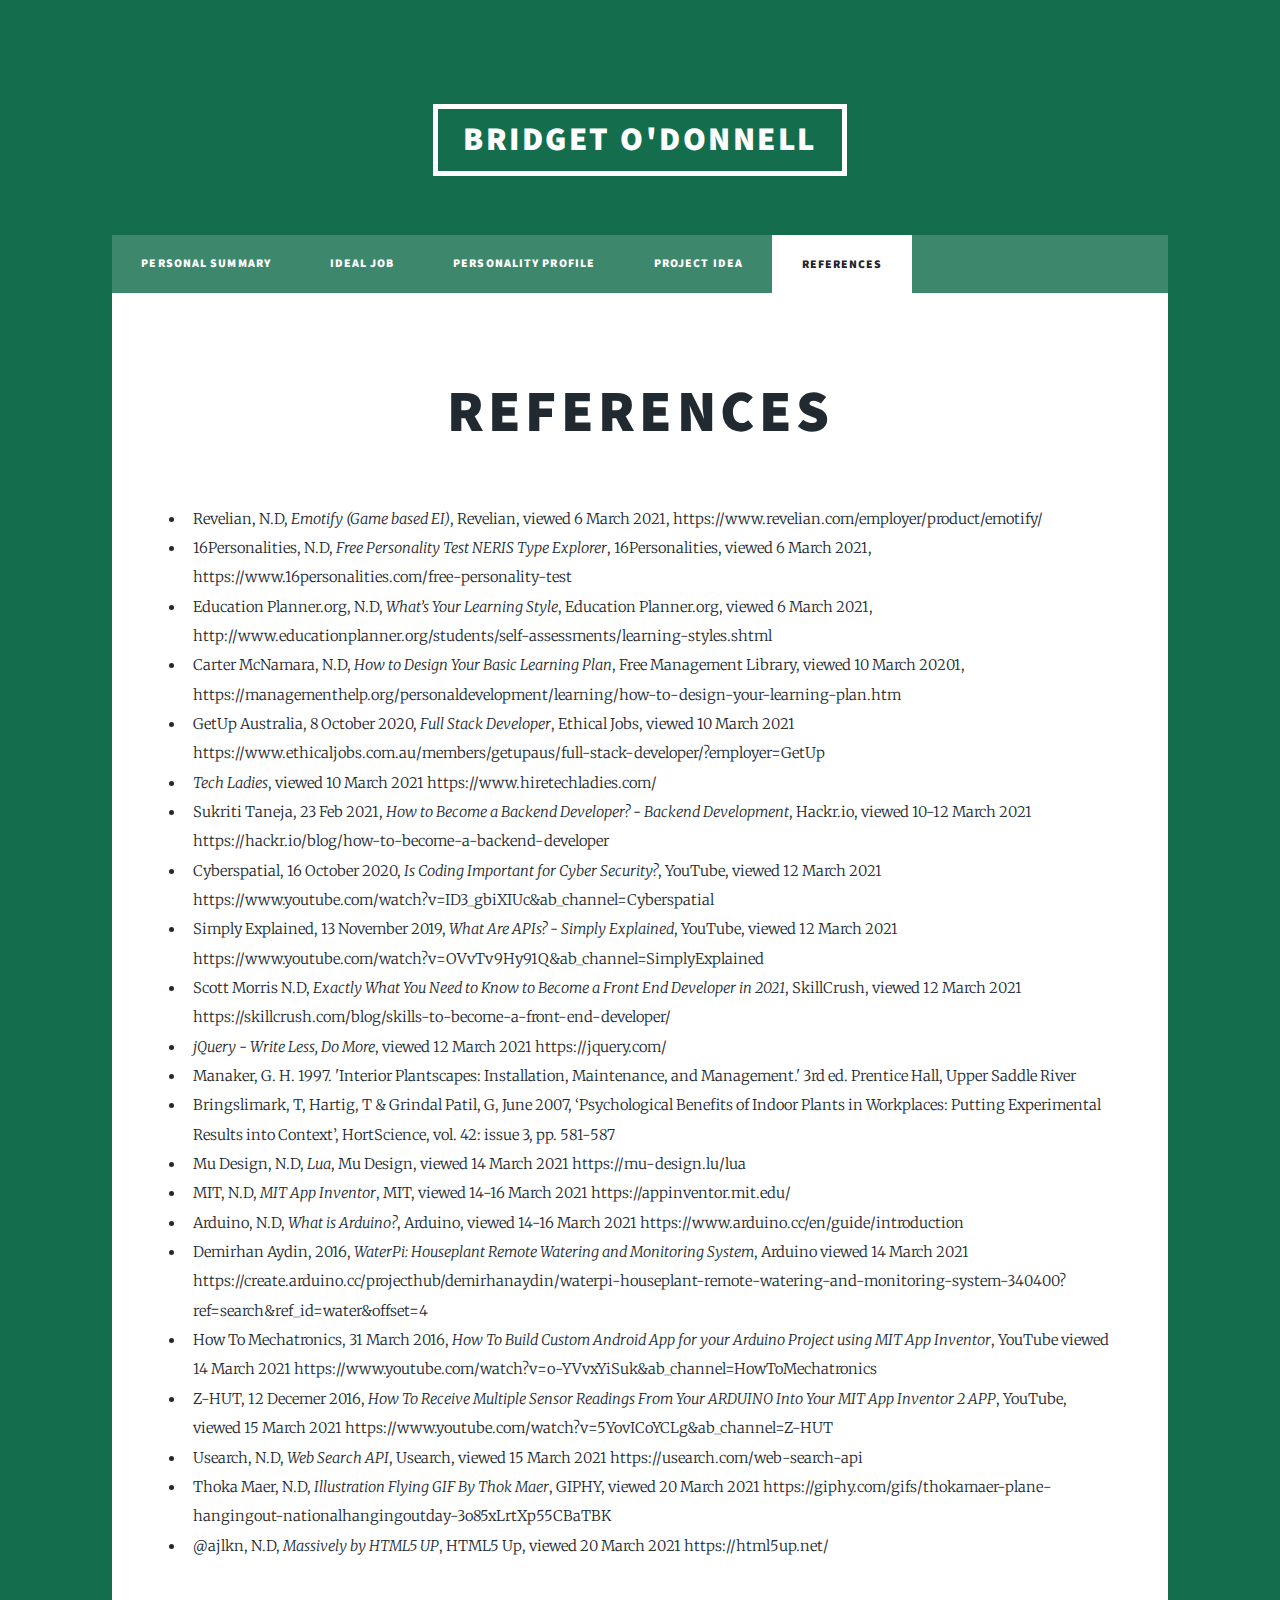
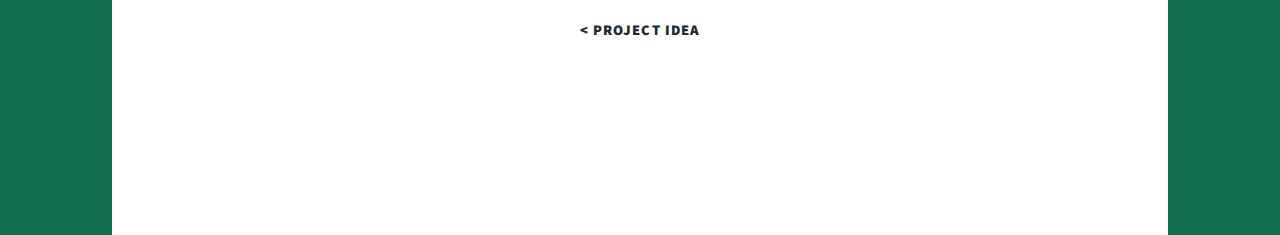
<file: references.html>
<!DOCTYPE HTML>
<!--
	Massively by HTML5 UP
	html5up.net | @ajlkn
	Free for personal and commercial use under the CCA 3.0 license (html5up.net/license)
-->
<html>
	<head>
		<title>Bridget O'Donnell References</title>
		<meta charset="utf-8" />
		<meta name="viewport" content="width=device-width, initial-scale=1, user-scalable=no" />
		<link rel="stylesheet" href="assets/css/main.css" />
		<noscript><link rel="stylesheet" href="assets/css/noscript.css" /></noscript>
	</head>
	<body class="is-preload">

		<!-- Wrapper -->
			<div id="wrapper">

				<!-- Header -->
				<header id="header">
					<a href="index.html" class="logo">Bridget O'Donnell</a>
				</header>

				<!-- Nav -->
				<nav id="nav">
					<ul class="links">
						<li><a href="index.html">Personal Summary</a></li>
						<li><a href="idealjob.html">Ideal Job</a></li>
						<li><a href="personality.html">Personality Profile</a></li>
						<li><a href="project.html">Project Idea</li>
						<li class="active"><a href="references.html">References</a></li>
					</ul>
				</nav>

				<!-- Main -->
					<div id="main">

<!-- Ideal job-->
<article class="post featured">
	<header class="major">
		<h2>References</h2>
		</header>
		<p><ul class=align-left>
			<li>Revelian, N.D, <i>Emotify (Game based EI)</i>, Revelian, viewed 6 March 2021, https://www.revelian.com/employer/product/emotify/</li>
			<li>16Personalities, N.D, <i>Free Personality Test NERIS Type Explorer</i>, 16Personalities, viewed 6 March 2021, https://www.16personalities.com/free-personality-test</li>
			<li>Education Planner.org, N.D, <i>What’s Your Learning Style</i>, Education Planner.org, viewed 6 March 2021, http://www.educationplanner.org/students/self-assessments/learning-styles.shtml</li>
			<li>Carter McNamara, N.D, <i>How to Design Your Basic Learning Plan</i>, Free Management Library, viewed 10 March 20201, https://managementhelp.org/personaldevelopment/learning/how-to-design-your-learning-plan.htm</li>
			<li>GetUp Australia, 8 October 2020, <i>Full Stack Developer</i>, Ethical Jobs, viewed 10 March 2021 https://www.ethicaljobs.com.au/members/getupaus/full-stack-developer/?employer=GetUp</li>
			<li><i>Tech Ladies</i>, viewed 10 March 2021 https://www.hiretechladies.com/</li>
			<li>Sukriti Taneja, 23 Feb 2021, <i>How to Become a Backend Developer? - Backend Development</i>, Hackr.io, viewed 10-12 March 2021 https://hackr.io/blog/how-to-become-a-backend-developer</li>
			<li>Cyberspatial, 16 October 2020, <i>Is Coding Important for Cyber Security?</i>, YouTube, viewed 12 March 2021 https://www.youtube.com/watch?v=ID3_gbiXIUc&ab_channel=Cyberspatial</li>
			<li>Simply Explained, 13 November 2019, <i>What Are APIs? - Simply Explained</i>, YouTube, viewed 12 March 2021 https://www.youtube.com/watch?v=OVvTv9Hy91Q&ab_channel=SimplyExplained</li>
			<li>Scott Morris N.D, <i>Exactly What You Need to Know to Become a Front End Developer in 2021</i>, SkillCrush, viewed 12 March 2021 https://skillcrush.com/blog/skills-to-become-a-front-end-developer/</li>
			<li><i>jQuery - Write Less, Do More</i>, viewed 12 March 2021 https://jquery.com/</li>
			<li>Manaker, G. H. 1997. 'Interior Plantscapes: Installation, Maintenance, and Management.' 3rd ed. Prentice Hall, Upper Saddle River</li>
			<li>Bringslimark,  T, Hartig, T & Grindal Patil, G, June 2007, ‘Psychological Benefits of Indoor Plants in Workplaces: Putting Experimental Results into Context’, HortScience, vol. 42: issue 3, pp. 581-587</li>
			<li>Mu Design, N.D, <i>Lua</i>, Mu Design, viewed 14 March 2021 https://mu-design.lu/lua</li>
			<li>MIT, N.D, <i>MIT App Inventor</i>, MIT, viewed 14-16 March 2021 https://appinventor.mit.edu/</li>
			<li>Arduino, N.D, <i>What is Arduino?</i>, Arduino, viewed 14-16 March 2021 https://www.arduino.cc/en/guide/introduction</li>
			<li>Demirhan Aydin, 2016, <i>WaterPi: Houseplant Remote Watering and Monitoring System</i>, Arduino viewed 14 March 2021 https://create.arduino.cc/projecthub/demirhanaydin/waterpi-houseplant-remote-watering-and-monitoring-system-340400?ref=search&ref_id=water&offset=4</li>
			<li>How To Mechatronics, 31 March 2016, <i>How To Build Custom Android App for your Arduino Project using MIT App Inventor</i>, YouTube viewed 14 March 2021 https://www.youtube.com/watch?v=o-YVvxYiSuk&ab_channel=HowToMechatronics</li>
			<li>Z-HUT, 12 Decemer 2016, <i>How To Receive Multiple Sensor Readings From Your ARDUINO Into Your MIT App Inventor 2 APP</i>, YouTube, viewed 15 March 2021 https://www.youtube.com/watch?v=5YovICoYCLg&ab_channel=Z-HUT</li>
			<li>Usearch, N.D, <i>Web Search API</i>, Usearch, viewed 15 March 2021 https://usearch.com/web-search-api</li>
			<li>Thoka Maer, N.D, <i>Illustration Flying GIF By Thok Maer</i>, GIPHY, viewed 20 March 2021 https://giphy.com/gifs/thokamaer-plane-hangingout-nationalhangingoutday-3o85xLrtXp55CBaTBK</li>
			<li>@ajlkn, N.D, <i>Massively by HTML5 UP</i>, HTML5 Up, viewed 20 March 2021 https://html5up.net/</li>
		</ul>

<br>
<h4><a href="project.html" class="logo">< Project Idea</a>

				<!-- Copyright -->
					<div id="copyright">
						<ul><li>&copy; Untitled</li><li>Design: <a href="https://html5up.net">HTML5 UP</a></li></ul>
					</div>

			</div>

		<!-- Scripts -->
			<script src="assets/js/jquery.min.js"></script>
			<script src="assets/js/jquery.scrollex.min.js"></script>
			<script src="assets/js/jquery.scrolly.min.js"></script>
			<script src="assets/js/browser.min.js"></script>
			<script src="assets/js/breakpoints.min.js"></script>
			<script src="assets/js/util.js"></script>
			<script src="assets/js/main.js"></script>

	</body>
</html>
</file>
<file: assets/css/main.css>
@import url(fontawesome-all.min.css);
@import url("https://fonts.googleapis.com/css?family=Merriweather:300,700,300italic,700italic|Source+Sans+Pro:900");

/*
	Massively by HTML5 UP
	html5up.net | @ajlkn
	Free for personal and commercial use under the CCA 3.0 license (html5up.net/license)
*/

html, body, div, span, applet, object,
iframe, h1, h2, h3, h4, h5, h6, p, blockquote,
pre, a, abbr, acronym, address, big, cite,
code, del, dfn, em, img, ins, kbd, q, s, samp,
small, strike, strong, sub, sup, tt, var, b,
u, i, center, dl, dt, dd, ol, ul, li, fieldset,
form, label, legend, table, caption, tbody,
tfoot, thead, tr, th, td, article, aside,
canvas, details, embed, figure, figcaption,
footer, header, hgroup, menu, nav, output, ruby,
section, summary, time, mark, audio, video {
	margin: 0;
	padding: 0;
	border: 0;
	font-size: 100%;
	font: inherit;
	vertical-align: baseline;}

article, aside, details, figcaption, figure,
footer, header, hgroup, menu, nav, section {
	display: block;}

body {
	line-height: 1;
}

ol, ul {
	list-style: none;
}

blockquote, q {
	quotes: none;
}

	blockquote:before, blockquote:after, q:before, q:after {
		content: '';
		content: none;
	}

table {
	border-collapse: collapse;
	border-spacing: 0;
}

body {
	-webkit-text-size-adjust: none;
}

mark {
	background-color: transparent;
	color: inherit;
}

input::-moz-focus-inner {
	border: 0;
	padding: 0;
}

input, select, textarea {
	-moz-appearance: none;
	-webkit-appearance: none;
	-ms-appearance: none;
	appearance: none;
}

/* Basic */

	@-ms-viewport {
		width: device-width;
	}

	body {
		-ms-overflow-style: scrollbar;
	}

	@media screen and (max-width: 480px) {

		html, body {
			min-width: 320px;
		}

	}

	html {
		box-sizing: border-box;
	}

	*, *:before, *:after {
		box-sizing: inherit;
	}

	body {
		background-color: #146e4d;
	}

		body.is-preload *, body.is-preload *:before, body.is-preload *:after {
			-moz-animation: none !important;
			-webkit-animation: none !important;
			-ms-animation: none !important;
			animation: none !important;
			-moz-transition: none !important;
			-webkit-transition: none !important;
			-ms-transition: none !important;
			transition: none !important;
		}

/* Type */

	html {
		font-size: 16pt;
	}

		@media screen and (max-width: 1680px) {

			html {
				font-size: 14pt;
			}

		}

		@media screen and (max-width: 1280px) {

			html {
				font-size: 11pt;
			}

		}

		@media screen and (max-width: 360px) {

			html {
				font-size: 10pt;
			}

		}

	body {
		color: #212931;
	}

	body, input, select, textarea {
		font-family: "Merriweather", Georgia, serif;
		font-weight: 300;
		font-size: 1rem;
		line-height: 2;
	}

	a {
		-moz-transition: color 0.2s ease-in-out, background-color 0.2s ease-in-out, border-color 0.2s ease-in-out, box-shadow 0.2s ease-in-out;
		-webkit-transition: color 0.2s ease-in-out, background-color 0.2s ease-in-out, border-color 0.2s ease-in-out, box-shadow 0.2s ease-in-out;
		-ms-transition: color 0.2s ease-in-out, background-color 0.2s ease-in-out, border-color 0.2s ease-in-out, box-shadow 0.2s ease-in-out;
		transition: color 0.2s ease-in-out, background-color 0.2s ease-in-out, border-color 0.2s ease-in-out, box-shadow 0.2s ease-in-out;
		border-bottom: dotted 1px;
		text-decoration: none;
	}

		a:hover {
			border-bottom-color: transparent;
		}

	strong, b {
		font-weight: 600;
	}

	em, i {
		font-style: italic;
	}

	p {
		text-align: justify;
		margin: 0 0 2rem 0;
	}

	h1, h2, h3, h4, h5, h6 {
		font-family: "Source Sans Pro", Helvetica, sans-serif;
		font-weight: 900;
		line-height: 1.5;
		letter-spacing: 0.075em;
		text-transform: uppercase;
		margin: 0 0 1rem 0;
	}

		h1 a, h2 a, h3 a, h4 a, h5 a, h6 a {
			border-bottom: 0;
			color: inherit;
			text-decoration: none;
		}

	h1 {
		font-size: 4rem;
		line-height: 1.1;
		margin: 0 0 2rem 0;
	}

	h2 {
		font-size: 1.75rem;
		line-height: 1.3;
		margin: 0 0 1.5rem 0;
	}

	h3 {
		font-size: 1.25rem;
		margin: 0 0 1.5rem 0;
	}

	h4 {
		font-size: 1rem;
	}

	h5 {
		font-size: 0.9rem;
	}

	h6 {
		font-size: 0.8rem;
	}

	sub {
		font-size: 0.8rem;
		position: relative;
		top: 0.5rem;
	}

	sup {
		font-size: 0.8rem;
		position: relative;
		top: -0.5rem;
	}

	blockquote {
		border-left: solid 4px;
		font-style: italic;
		margin: 0 0 2rem 0;
		padding: 0.5rem 0 0.5rem 2rem;
	}

	code {
		border: solid 2px;
		font-family: "Courier New", monospace;
		font-size: 0.9rem;
		margin: 0 0.25rem;
		padding: 0.25rem 0.65rem;
	}

	pre {
		-webkit-overflow-scrolling: touch;
		font-family: "Courier New", monospace;
		font-size: 0.9rem;
		margin: 0 0 2rem 0;
	}

		pre code {
			display: block;
			line-height: 1.75;
			padding: 1rem 1.5rem;
			overflow-x: auto;
		}

	hr {
		border: 0;
		border-bottom: solid 2px;
		margin: 3rem 0;
	}

		hr.major {
			margin: 5rem 0;
		}

	.align-left {
		text-align: left;
	}

	.align-center {
		text-align: center;
	}

	.align-right {
		text-align: right;
	}

	input, select, textarea {
		color: #212931;
	}

	a {
		color: #212931;
		border-bottom-color: rgba(33, 41, 49, 0.5);
	}

		a:hover {
			border-bottom-color: transparent;
			color: #146e4d !important;
		}

	strong, b {
		color: #212931;
	}

	h1, h2, h3, h4, h5, h6 {
		color: #212931;
	}

	blockquote {
		border-left-color: #eeeeee;
	}

	code {
		background: rgba(220, 220, 220, 0.25);
		border-color: #eeeeee;
	}

	hr {
		border-bottom-color: #eeeeee;
	}

/* Row */

	.row {
		display: flex;
		flex-wrap: wrap;
		box-sizing: border-box;
		align-items: stretch;
	}

		.row > * {
			box-sizing: border-box;
		}

		.row.gtr-uniform > * > :last-child {
			margin-bottom: 0;
		}

		.row.aln-left {
			justify-content: flex-start;
		}

		.row.aln-center {
			justify-content: center;
		}

		.row.aln-right {
			justify-content: flex-end;
		}

		.row.aln-top {
			align-items: flex-start;
		}

		.row.aln-middle {
			align-items: center;
		}

		.row.aln-bottom {
			align-items: flex-end;
		}

		.row > .imp {
			order: -1;
		}

		.row > .col-1 {
			width: 8.33333%;
		}

		.row > .off-1 {
			margin-left: 8.33333%;
		}

		.row > .col-2 {
			width: 16.66667%;
		}

		.row > .off-2 {
			margin-left: 16.66667%;
		}

		.row > .col-3 {
			width: 25%;
		}

		.row > .off-3 {
			margin-left: 25%;
		}

		.row > .col-4 {
			width: 33.33333%;
		}

		.row > .off-4 {
			margin-left: 33.33333%;
		}

		.row > .col-5 {
			width: 41.66667%;
		}

		.row > .off-5 {
			margin-left: 41.66667%;
		}

		.row > .col-6 {
			width: 50%;
		}

		.row > .off-6 {
			margin-left: 50%;
		}

		.row > .col-7 {
			width: 58.33333%;
		}

		.row > .off-7 {
			margin-left: 58.33333%;
		}

		.row > .col-8 {
			width: 66.66667%;
		}

		.row > .off-8 {
			margin-left: 66.66667%;
		}

		.row > .col-9 {
			width: 75%;
		}

		.row > .off-9 {
			margin-left: 75%;
		}

		.row > .col-10 {
			width: 83.33333%;
		}

		.row > .off-10 {
			margin-left: 83.33333%;
		}

		.row > .col-11 {
			width: 91.66667%;
		}

		.row > .off-11 {
			margin-left: 91.66667%;
		}

		.row > .col-12 {
			width: 100%;
		}

		.row > .off-12 {
			margin-left: 100%;
		}

		.row.gtr-0 {
			margin-top: 0;
			margin-left: 0rem;
		}

			.row.gtr-0 > * {
				padding: 0 0 0 0rem;
			}

			.row.gtr-0.gtr-uniform {
				margin-top: 0rem;
			}

				.row.gtr-0.gtr-uniform > * {
					padding-top: 0rem;
				}

		.row.gtr-25 {
			margin-top: 0;
			margin-left: -0.375rem;
		}

			.row.gtr-25 > * {
				padding: 0 0 0 0.375rem;
			}

			.row.gtr-25.gtr-uniform {
				margin-top: -0.375rem;
			}

				.row.gtr-25.gtr-uniform > * {
					padding-top: 0.375rem;
				}

		.row.gtr-50 {
			margin-top: 0;
			margin-left: -0.75rem;
		}

			.row.gtr-50 > * {
				padding: 0 0 0 0.75rem;
			}

			.row.gtr-50.gtr-uniform {
				margin-top: -0.75rem;
			}

				.row.gtr-50.gtr-uniform > * {
					padding-top: 0.75rem;
				}

		.row {
			margin-top: 0;
			margin-left: -1.5rem;
		}

			.row > * {
				padding: 0 0 0 1.5rem;
			}

			.row.gtr-uniform {
				margin-top: -1.5rem;
			}

				.row.gtr-uniform > * {
					padding-top: 1.5rem;
				}

		.row.gtr-150 {
			margin-top: 0;
			margin-left: -2.25rem;
		}

			.row.gtr-150 > * {
				padding: 0 0 0 2.25rem;
			}

			.row.gtr-150.gtr-uniform {
				margin-top: -2.25rem;
			}

				.row.gtr-150.gtr-uniform > * {
					padding-top: 2.25rem;
				}

		.row.gtr-200 {
			margin-top: 0;
			margin-left: -3rem;
		}

			.row.gtr-200 > * {
				padding: 0 0 0 3rem;
			}

			.row.gtr-200.gtr-uniform {
				margin-top: -3rem;
			}

				.row.gtr-200.gtr-uniform > * {
					padding-top: 3rem;
				}

		@media screen and (max-width: 1680px) {

			.row {
				display: flex;
				flex-wrap: wrap;
				box-sizing: border-box;
				align-items: stretch;
			}

				.row > * {
					box-sizing: border-box;
				}

				.row.gtr-uniform > * > :last-child {
					margin-bottom: 0;
				}

				.row.aln-left {
					justify-content: flex-start;
				}

				.row.aln-center {
					justify-content: center;
				}

				.row.aln-right {
					justify-content: flex-end;
				}

				.row.aln-top {
					align-items: flex-start;
				}

				.row.aln-middle {
					align-items: center;
				}

				.row.aln-bottom {
					align-items: flex-end;
				}

				.row > .imp-xlarge {
					order: -1;
				}

				.row > .col-1-xlarge {
					width: 8.33333%;
				}

				.row > .off-1-xlarge {
					margin-left: 8.33333%;
				}

				.row > .col-2-xlarge {
					width: 16.66667%;
				}

				.row > .off-2-xlarge {
					margin-left: 16.66667%;
				}

				.row > .col-3-xlarge {
					width: 25%;
				}

				.row > .off-3-xlarge {
					margin-left: 25%;
				}

				.row > .col-4-xlarge {
					width: 33.33333%;
				}

				.row > .off-4-xlarge {
					margin-left: 33.33333%;
				}

				.row > .col-5-xlarge {
					width: 41.66667%;
				}

				.row > .off-5-xlarge {
					margin-left: 41.66667%;
				}

				.row > .col-6-xlarge {
					width: 50%;
				}

				.row > .off-6-xlarge {
					margin-left: 50%;
				}

				.row > .col-7-xlarge {
					width: 58.33333%;
				}

				.row > .off-7-xlarge {
					margin-left: 58.33333%;
				}

				.row > .col-8-xlarge {
					width: 66.66667%;
				}

				.row > .off-8-xlarge {
					margin-left: 66.66667%;
				}

				.row > .col-9-xlarge {
					width: 75%;
				}

				.row > .off-9-xlarge {
					margin-left: 75%;
				}

				.row > .col-10-xlarge {
					width: 83.33333%;
				}

				.row > .off-10-xlarge {
					margin-left: 83.33333%;
				}

				.row > .col-11-xlarge {
					width: 91.66667%;
				}

				.row > .off-11-xlarge {
					margin-left: 91.66667%;
				}

				.row > .col-12-xlarge {
					width: 100%;
				}

				.row > .off-12-xlarge {
					margin-left: 100%;
				}

				.row.gtr-0 {
					margin-top: 0;
					margin-left: 0rem;
				}

					.row.gtr-0 > * {
						padding: 0 0 0 0rem;
					}

					.row.gtr-0.gtr-uniform {
						margin-top: 0rem;
					}

						.row.gtr-0.gtr-uniform > * {
							padding-top: 0rem;
						}

				.row.gtr-25 {
					margin-top: 0;
					margin-left: -0.375rem;
				}

					.row.gtr-25 > * {
						padding: 0 0 0 0.375rem;
					}

					.row.gtr-25.gtr-uniform {
						margin-top: -0.375rem;
					}

						.row.gtr-25.gtr-uniform > * {
							padding-top: 0.375rem;
						}

				.row.gtr-50 {
					margin-top: 0;
					margin-left: -0.75rem;
				}

					.row.gtr-50 > * {
						padding: 0 0 0 0.75rem;
					}

					.row.gtr-50.gtr-uniform {
						margin-top: -0.75rem;
					}

						.row.gtr-50.gtr-uniform > * {
							padding-top: 0.75rem;
						}

				.row {
					margin-top: 0;
					margin-left: -1.5rem;
				}

					.row > * {
						padding: 0 0 0 1.5rem;
					}

					.row.gtr-uniform {
						margin-top: -1.5rem;
					}

						.row.gtr-uniform > * {
							padding-top: 1.5rem;
						}

				.row.gtr-150 {
					margin-top: 0;
					margin-left: -2.25rem;
				}

					.row.gtr-150 > * {
						padding: 0 0 0 2.25rem;
					}

					.row.gtr-150.gtr-uniform {
						margin-top: -2.25rem;
					}

						.row.gtr-150.gtr-uniform > * {
							padding-top: 2.25rem;
						}

				.row.gtr-200 {
					margin-top: 0;
					margin-left: -3rem;
				}

					.row.gtr-200 > * {
						padding: 0 0 0 3rem;
					}

					.row.gtr-200.gtr-uniform {
						margin-top: -3rem;
					}

						.row.gtr-200.gtr-uniform > * {
							padding-top: 3rem;
						}

		}

		@media screen and (max-width: 1280px) {

			.row {
				display: flex;
				flex-wrap: wrap;
				box-sizing: border-box;
				align-items: stretch;
			}

				.row > * {
					box-sizing: border-box;
				}

				.row.gtr-uniform > * > :last-child {
					margin-bottom: 0;
				}

				.row.aln-left {
					justify-content: flex-start;
				}

				.row.aln-center {
					justify-content: center;
				}

				.row.aln-right {
					justify-content: flex-end;
				}

				.row.aln-top {
					align-items: flex-start;
				}

				.row.aln-middle {
					align-items: center;
				}

				.row.aln-bottom {
					align-items: flex-end;
				}

				.row > .imp-large {
					order: -1;
				}

				.row > .col-1-large {
					width: 8.33333%;
				}

				.row > .off-1-large {
					margin-left: 8.33333%;
				}

				.row > .col-2-large {
					width: 16.66667%;
				}

				.row > .off-2-large {
					margin-left: 16.66667%;
				}

				.row > .col-3-large {
					width: 25%;
				}

				.row > .off-3-large {
					margin-left: 25%;
				}

				.row > .col-4-large {
					width: 33.33333%;
				}

				.row > .off-4-large {
					margin-left: 33.33333%;
				}

				.row > .col-5-large {
					width: 41.66667%;
				}

				.row > .off-5-large {
					margin-left: 41.66667%;
				}

				.row > .col-6-large {
					width: 50%;
				}

				.row > .off-6-large {
					margin-left: 50%;
				}

				.row > .col-7-large {
					width: 58.33333%;
				}

				.row > .off-7-large {
					margin-left: 58.33333%;
				}

				.row > .col-8-large {
					width: 66.66667%;
				}

				.row > .off-8-large {
					margin-left: 66.66667%;
				}

				.row > .col-9-large {
					width: 75%;
				}

				.row > .off-9-large {
					margin-left: 75%;
				}

				.row > .col-10-large {
					width: 83.33333%;
				}

				.row > .off-10-large {
					margin-left: 83.33333%;
				}

				.row > .col-11-large {
					width: 91.66667%;
				}

				.row > .off-11-large {
					margin-left: 91.66667%;
				}

				.row > .col-12-large {
					width: 100%;
				}

				.row > .off-12-large {
					margin-left: 100%;
				}

				.row.gtr-0 {
					margin-top: 0;
					margin-left: 0rem;
				}

					.row.gtr-0 > * {
						padding: 0 0 0 0rem;
					}

					.row.gtr-0.gtr-uniform {
						margin-top: 0rem;
					}

						.row.gtr-0.gtr-uniform > * {
							padding-top: 0rem;
						}

				.row.gtr-25 {
					margin-top: 0;
					margin-left: -0.375rem;
				}

					.row.gtr-25 > * {
						padding: 0 0 0 0.375rem;
					}

					.row.gtr-25.gtr-uniform {
						margin-top: -0.375rem;
					}

						.row.gtr-25.gtr-uniform > * {
							padding-top: 0.375rem;
						}

				.row.gtr-50 {
					margin-top: 0;
					margin-left: -0.75rem;
				}

					.row.gtr-50 > * {
						padding: 0 0 0 0.75rem;
					}

					.row.gtr-50.gtr-uniform {
						margin-top: -0.75rem;
					}

						.row.gtr-50.gtr-uniform > * {
							padding-top: 0.75rem;
						}

				.row {
					margin-top: 0;
					margin-left: -1.5rem;
				}

					.row > * {
						padding: 0 0 0 1.5rem;
					}

					.row.gtr-uniform {
						margin-top: -1.5rem;
					}

						.row.gtr-uniform > * {
							padding-top: 1.5rem;
						}

				.row.gtr-150 {
					margin-top: 0;
					margin-left: -2.25rem;
				}

					.row.gtr-150 > * {
						padding: 0 0 0 2.25rem;
					}

					.row.gtr-150.gtr-uniform {
						margin-top: -2.25rem;
					}

						.row.gtr-150.gtr-uniform > * {
							padding-top: 2.25rem;
						}

				.row.gtr-200 {
					margin-top: 0;
					margin-left: -3rem;
				}

					.row.gtr-200 > * {
						padding: 0 0 0 3rem;
					}

					.row.gtr-200.gtr-uniform {
						margin-top: -3rem;
					}

						.row.gtr-200.gtr-uniform > * {
							padding-top: 3rem;
						}

		}

		@media screen and (max-width: 980px) {

			.row {
				display: flex;
				flex-wrap: wrap;
				box-sizing: border-box;
				align-items: stretch;
			}

				.row > * {
					box-sizing: border-box;
				}

				.row.gtr-uniform > * > :last-child {
					margin-bottom: 0;
				}

				.row.aln-left {
					justify-content: flex-start;
				}

				.row.aln-center {
					justify-content: center;
				}

				.row.aln-right {
					justify-content: flex-end;
				}

				.row.aln-top {
					align-items: flex-start;
				}

				.row.aln-middle {
					align-items: center;
				}

				.row.aln-bottom {
					align-items: flex-end;
				}

				.row > .imp-medium {
					order: -1;
				}

				.row > .col-1-medium {
					width: 8.33333%;
				}

				.row > .off-1-medium {
					margin-left: 8.33333%;
				}

				.row > .col-2-medium {
					width: 16.66667%;
				}

				.row > .off-2-medium {
					margin-left: 16.66667%;
				}

				.row > .col-3-medium {
					width: 25%;
				}

				.row > .off-3-medium {
					margin-left: 25%;
				}

				.row > .col-4-medium {
					width: 33.33333%;
				}

				.row > .off-4-medium {
					margin-left: 33.33333%;
				}

				.row > .col-5-medium {
					width: 41.66667%;
				}

				.row > .off-5-medium {
					margin-left: 41.66667%;
				}

				.row > .col-6-medium {
					width: 50%;
				}

				.row > .off-6-medium {
					margin-left: 50%;
				}

				.row > .col-7-medium {
					width: 58.33333%;
				}

				.row > .off-7-medium {
					margin-left: 58.33333%;
				}

				.row > .col-8-medium {
					width: 66.66667%;
				}

				.row > .off-8-medium {
					margin-left: 66.66667%;
				}

				.row > .col-9-medium {
					width: 75%;
				}

				.row > .off-9-medium {
					margin-left: 75%;
				}

				.row > .col-10-medium {
					width: 83.33333%;
				}

				.row > .off-10-medium {
					margin-left: 83.33333%;
				}

				.row > .col-11-medium {
					width: 91.66667%;
				}

				.row > .off-11-medium {
					margin-left: 91.66667%;
				}

				.row > .col-12-medium {
					width: 100%;
				}

				.row > .off-12-medium {
					margin-left: 100%;
				}

				.row.gtr-0 {
					margin-top: 0;
					margin-left: 0rem;
				}

					.row.gtr-0 > * {
						padding: 0 0 0 0rem;
					}

					.row.gtr-0.gtr-uniform {
						margin-top: 0rem;
					}

						.row.gtr-0.gtr-uniform > * {
							padding-top: 0rem;
						}

				.row.gtr-25 {
					margin-top: 0;
					margin-left: -0.375rem;
				}

					.row.gtr-25 > * {
						padding: 0 0 0 0.375rem;
					}

					.row.gtr-25.gtr-uniform {
						margin-top: -0.375rem;
					}

						.row.gtr-25.gtr-uniform > * {
							padding-top: 0.375rem;
						}

				.row.gtr-50 {
					margin-top: 0;
					margin-left: -0.75rem;
				}

					.row.gtr-50 > * {
						padding: 0 0 0 0.75rem;
					}

					.row.gtr-50.gtr-uniform {
						margin-top: -0.75rem;
					}

						.row.gtr-50.gtr-uniform > * {
							padding-top: 0.75rem;
						}

				.row {
					margin-top: 0;
					margin-left: -1.5rem;
				}

					.row > * {
						padding: 0 0 0 1.5rem;
					}

					.row.gtr-uniform {
						margin-top: -1.5rem;
					}

						.row.gtr-uniform > * {
							padding-top: 1.5rem;
						}

				.row.gtr-150 {
					margin-top: 0;
					margin-left: -2.25rem;
				}

					.row.gtr-150 > * {
						padding: 0 0 0 2.25rem;
					}

					.row.gtr-150.gtr-uniform {
						margin-top: -2.25rem;
					}

						.row.gtr-150.gtr-uniform > * {
							padding-top: 2.25rem;
						}

				.row.gtr-200 {
					margin-top: 0;
					margin-left: -3rem;
				}

					.row.gtr-200 > * {
						padding: 0 0 0 3rem;
					}

					.row.gtr-200.gtr-uniform {
						margin-top: -3rem;
					}

						.row.gtr-200.gtr-uniform > * {
							padding-top: 3rem;
						}

		}

		@media screen and (max-width: 736px) {

			.row {
				display: flex;
				flex-wrap: wrap;
				box-sizing: border-box;
				align-items: stretch;
			}

				.row > * {
					box-sizing: border-box;
				}

				.row.gtr-uniform > * > :last-child {
					margin-bottom: 0;
				}

				.row.aln-left {
					justify-content: flex-start;
				}

				.row.aln-center {
					justify-content: center;
				}

				.row.aln-right {
					justify-content: flex-end;
				}

				.row.aln-top {
					align-items: flex-start;
				}

				.row.aln-middle {
					align-items: center;
				}

				.row.aln-bottom {
					align-items: flex-end;
				}

				.row > .imp-small {
					order: -1;
				}

				.row > .col-1-small {
					width: 8.33333%;
				}

				.row > .off-1-small {
					margin-left: 8.33333%;
				}

				.row > .col-2-small {
					width: 16.66667%;
				}

				.row > .off-2-small {
					margin-left: 16.66667%;
				}

				.row > .col-3-small {
					width: 25%;
				}

				.row > .off-3-small {
					margin-left: 25%;
				}

				.row > .col-4-small {
					width: 33.33333%;
				}

				.row > .off-4-small {
					margin-left: 33.33333%;
				}

				.row > .col-5-small {
					width: 41.66667%;
				}

				.row > .off-5-small {
					margin-left: 41.66667%;
				}

				.row > .col-6-small {
					width: 50%;
				}

				.row > .off-6-small {
					margin-left: 50%;
				}

				.row > .col-7-small {
					width: 58.33333%;
				}

				.row > .off-7-small {
					margin-left: 58.33333%;
				}

				.row > .col-8-small {
					width: 66.66667%;
				}

				.row > .off-8-small {
					margin-left: 66.66667%;
				}

				.row > .col-9-small {
					width: 75%;
				}

				.row > .off-9-small {
					margin-left: 75%;
				}

				.row > .col-10-small {
					width: 83.33333%;
				}

				.row > .off-10-small {
					margin-left: 83.33333%;
				}

				.row > .col-11-small {
					width: 91.66667%;
				}

				.row > .off-11-small {
					margin-left: 91.66667%;
				}

				.row > .col-12-small {
					width: 100%;
				}

				.row > .off-12-small {
					margin-left: 100%;
				}

				.row.gtr-0 {
					margin-top: 0;
					margin-left: 0rem;
				}

					.row.gtr-0 > * {
						padding: 0 0 0 0rem;
					}

					.row.gtr-0.gtr-uniform {
						margin-top: 0rem;
					}

						.row.gtr-0.gtr-uniform > * {
							padding-top: 0rem;
						}

				.row.gtr-25 {
					margin-top: 0;
					margin-left: -0.375rem;
				}

					.row.gtr-25 > * {
						padding: 0 0 0 0.375rem;
					}

					.row.gtr-25.gtr-uniform {
						margin-top: -0.375rem;
					}

						.row.gtr-25.gtr-uniform > * {
							padding-top: 0.375rem;
						}

				.row.gtr-50 {
					margin-top: 0;
					margin-left: -0.75rem;
				}

					.row.gtr-50 > * {
						padding: 0 0 0 0.75rem;
					}

					.row.gtr-50.gtr-uniform {
						margin-top: -0.75rem;
					}

						.row.gtr-50.gtr-uniform > * {
							padding-top: 0.75rem;
						}

				.row {
					margin-top: 0;
					margin-left: -1.5rem;
				}

					.row > * {
						padding: 0 0 0 1.5rem;
					}

					.row.gtr-uniform {
						margin-top: -1.5rem;
					}

						.row.gtr-uniform > * {
							padding-top: 1.5rem;
						}

				.row.gtr-150 {
					margin-top: 0;
					margin-left: -2.25rem;
				}

					.row.gtr-150 > * {
						padding: 0 0 0 2.25rem;
					}

					.row.gtr-150.gtr-uniform {
						margin-top: -2.25rem;
					}

						.row.gtr-150.gtr-uniform > * {
							padding-top: 2.25rem;
						}

				.row.gtr-200 {
					margin-top: 0;
					margin-left: -3rem;
				}

					.row.gtr-200 > * {
						padding: 0 0 0 3rem;
					}

					.row.gtr-200.gtr-uniform {
						margin-top: -3rem;
					}

						.row.gtr-200.gtr-uniform > * {
							padding-top: 3rem;
						}

		}

		@media screen and (max-width: 480px) {

			.row {
				display: flex;
				flex-wrap: wrap;
				box-sizing: border-box;
				align-items: stretch;
			}

				.row > * {
					box-sizing: border-box;
				}

				.row.gtr-uniform > * > :last-child {
					margin-bottom: 0;
				}

				.row.aln-left {
					justify-content: flex-start;
				}

				.row.aln-center {
					justify-content: center;
				}

				.row.aln-right {
					justify-content: flex-end;
				}

				.row.aln-top {
					align-items: flex-start;
				}

				.row.aln-middle {
					align-items: center;
				}

				.row.aln-bottom {
					align-items: flex-end;
				}

				.row > .imp-xsmall {
					order: -1;
				}

				.row > .col-1-xsmall {
					width: 8.33333%;
				}

				.row > .off-1-xsmall {
					margin-left: 8.33333%;
				}

				.row > .col-2-xsmall {
					width: 16.66667%;
				}

				.row > .off-2-xsmall {
					margin-left: 16.66667%;
				}

				.row > .col-3-xsmall {
					width: 25%;
				}

				.row > .off-3-xsmall {
					margin-left: 25%;
				}

				.row > .col-4-xsmall {
					width: 33.33333%;
				}

				.row > .off-4-xsmall {
					margin-left: 33.33333%;
				}

				.row > .col-5-xsmall {
					width: 41.66667%;
				}

				.row > .off-5-xsmall {
					margin-left: 41.66667%;
				}

				.row > .col-6-xsmall {
					width: 50%;
				}

				.row > .off-6-xsmall {
					margin-left: 50%;
				}

				.row > .col-7-xsmall {
					width: 58.33333%;
				}

				.row > .off-7-xsmall {
					margin-left: 58.33333%;
				}

				.row > .col-8-xsmall {
					width: 66.66667%;
				}

				.row > .off-8-xsmall {
					margin-left: 66.66667%;
				}

				.row > .col-9-xsmall {
					width: 75%;
				}

				.row > .off-9-xsmall {
					margin-left: 75%;
				}

				.row > .col-10-xsmall {
					width: 83.33333%;
				}

				.row > .off-10-xsmall {
					margin-left: 83.33333%;
				}

				.row > .col-11-xsmall {
					width: 91.66667%;
				}

				.row > .off-11-xsmall {
					margin-left: 91.66667%;
				}

				.row > .col-12-xsmall {
					width: 100%;
				}

				.row > .off-12-xsmall {
					margin-left: 100%;
				}

				.row.gtr-0 {
					margin-top: 0;
					margin-left: 0rem;
				}

					.row.gtr-0 > * {
						padding: 0 0 0 0rem;
					}

					.row.gtr-0.gtr-uniform {
						margin-top: 0rem;
					}

						.row.gtr-0.gtr-uniform > * {
							padding-top: 0rem;
						}

				.row.gtr-25 {
					margin-top: 0;
					margin-left: -0.375rem;
				}

					.row.gtr-25 > * {
						padding: 0 0 0 0.375rem;
					}

					.row.gtr-25.gtr-uniform {
						margin-top: -0.375rem;
					}

						.row.gtr-25.gtr-uniform > * {
							padding-top: 0.375rem;
						}

				.row.gtr-50 {
					margin-top: 0;
					margin-left: -0.75rem;
				}

					.row.gtr-50 > * {
						padding: 0 0 0 0.75rem;
					}

					.row.gtr-50.gtr-uniform {
						margin-top: -0.75rem;
					}

						.row.gtr-50.gtr-uniform > * {
							padding-top: 0.75rem;
						}

				.row {
					margin-top: 0;
					margin-left: -1.5rem;
				}

					.row > * {
						padding: 0 0 0 1.5rem;
					}

					.row.gtr-uniform {
						margin-top: -1.5rem;
					}

						.row.gtr-uniform > * {
							padding-top: 1.5rem;
						}

				.row.gtr-150 {
					margin-top: 0;
					margin-left: -2.25rem;
				}

					.row.gtr-150 > * {
						padding: 0 0 0 2.25rem;
					}

					.row.gtr-150.gtr-uniform {
						margin-top: -2.25rem;
					}

						.row.gtr-150.gtr-uniform > * {
							padding-top: 2.25rem;
						}

				.row.gtr-200 {
					margin-top: 0;
					margin-left: -3rem;
				}

					.row.gtr-200 > * {
						padding: 0 0 0 3rem;
					}

					.row.gtr-200.gtr-uniform {
						margin-top: -3rem;
					}

						.row.gtr-200.gtr-uniform > * {
							padding-top: 3rem;
						}

		}

		@media screen and (max-width: 360px) {

			.row {
				display: flex;
				flex-wrap: wrap;
				box-sizing: border-box;
				align-items: stretch;
			}

				.row > * {
					box-sizing: border-box;
				}

				.row.gtr-uniform > * > :last-child {
					margin-bottom: 0;
				}

				.row.aln-left {
					justify-content: flex-start;
				}

				.row.aln-center {
					justify-content: center;
				}

				.row.aln-right {
					justify-content: flex-end;
				}

				.row.aln-top {
					align-items: flex-start;
				}

				.row.aln-middle {
					align-items: center;
				}

				.row.aln-bottom {
					align-items: flex-end;
				}

				.row > .imp-xxsmall {
					order: -1;
				}

				.row > .col-1-xxsmall {
					width: 8.33333%;
				}

				.row > .off-1-xxsmall {
					margin-left: 8.33333%;
				}

				.row > .col-2-xxsmall {
					width: 16.66667%;
				}

				.row > .off-2-xxsmall {
					margin-left: 16.66667%;
				}

				.row > .col-3-xxsmall {
					width: 25%;
				}

				.row > .off-3-xxsmall {
					margin-left: 25%;
				}

				.row > .col-4-xxsmall {
					width: 33.33333%;
				}

				.row > .off-4-xxsmall {
					margin-left: 33.33333%;
				}

				.row > .col-5-xxsmall {
					width: 41.66667%;
				}

				.row > .off-5-xxsmall {
					margin-left: 41.66667%;
				}

				.row > .col-6-xxsmall {
					width: 50%;
				}

				.row > .off-6-xxsmall {
					margin-left: 50%;
				}

				.row > .col-7-xxsmall {
					width: 58.33333%;
				}

				.row > .off-7-xxsmall {
					margin-left: 58.33333%;
				}

				.row > .col-8-xxsmall {
					width: 66.66667%;
				}

				.row > .off-8-xxsmall {
					margin-left: 66.66667%;
				}

				.row > .col-9-xxsmall {
					width: 75%;
				}

				.row > .off-9-xxsmall {
					margin-left: 75%;
				}

				.row > .col-10-xxsmall {
					width: 83.33333%;
				}

				.row > .off-10-xxsmall {
					margin-left: 83.33333%;
				}

				.row > .col-11-xxsmall {
					width: 91.66667%;
				}

				.row > .off-11-xxsmall {
					margin-left: 91.66667%;
				}

				.row > .col-12-xxsmall {
					width: 100%;
				}

				.row > .off-12-xxsmall {
					margin-left: 100%;
				}

				.row.gtr-0 {
					margin-top: 0;
					margin-left: 0rem;
				}

					.row.gtr-0 > * {
						padding: 0 0 0 0rem;
					}

					.row.gtr-0.gtr-uniform {
						margin-top: 0rem;
					}

						.row.gtr-0.gtr-uniform > * {
							padding-top: 0rem;
						}

				.row.gtr-25 {
					margin-top: 0;
					margin-left: -0.375rem;
				}

					.row.gtr-25 > * {
						padding: 0 0 0 0.375rem;
					}

					.row.gtr-25.gtr-uniform {
						margin-top: -0.375rem;
					}

						.row.gtr-25.gtr-uniform > * {
							padding-top: 0.375rem;
						}

				.row.gtr-50 {
					margin-top: 0;
					margin-left: -0.75rem;
				}

					.row.gtr-50 > * {
						padding: 0 0 0 0.75rem;
					}

					.row.gtr-50.gtr-uniform {
						margin-top: -0.75rem;
					}

						.row.gtr-50.gtr-uniform > * {
							padding-top: 0.75rem;
						}

				.row {
					margin-top: 0;
					margin-left: -1.5rem;
				}

					.row > * {
						padding: 0 0 0 1.5rem;
					}

					.row.gtr-uniform {
						margin-top: -1.5rem;
					}

						.row.gtr-uniform > * {
							padding-top: 1.5rem;
						}

				.row.gtr-150 {
					margin-top: 0;
					margin-left: -2.25rem;
				}

					.row.gtr-150 > * {
						padding: 0 0 0 2.25rem;
					}

					.row.gtr-150.gtr-uniform {
						margin-top: -2.25rem;
					}

						.row.gtr-150.gtr-uniform > * {
							padding-top: 2.25rem;
						}

				.row.gtr-200 {
					margin-top: 0;
					margin-left: -3rem;
				}

					.row.gtr-200 > * {
						padding: 0 0 0 3rem;
					}

					.row.gtr-200.gtr-uniform {
						margin-top: -3rem;
					}

						.row.gtr-200.gtr-uniform > * {
							padding-top: 3rem;
						}

		}




/* Image */

	.image {
		border: 0;
		display: inline-block;
		position: relative;
	}

		.image img {
			display: block;
		}

		.image.left, .image.right {
			max-width: 40%;
		}

			.image.left img, .image.right img {
				width: 100%;
			}

		.image.left {
			float: left;
			margin: 0 2rem 2rem 0;
			top: 0.75rem;
		}

		.image.right {
			float: right;
			margin: 0 0 2rem 2rem;
			top: 0.75rem;
		}

		.image.fit {
			display: block;
			margin: 2.5rem 0;
			width: 100%;
		}

			.image.fit:first-child {
				margin-top: 0;
			}

			.image.fit img {
				width: 100%;
			}

		.image.main {
			display: block;
			margin: 4rem 0;
			width: 100%;
		}

			.image.main:first-child {
				margin-top: 0;
			}

			.image.main img {
				width: 100%;
			}

		@media screen and (max-width: 736px) {

			.image.fit {
				margin: 2rem 0;
			}

			.image.main {
				margin: 2rem 0;
			}

		}

	a.image {
		overflow: hidden;
	}

		a.image img {
			-moz-transition: -moz-transform 0.2s ease-out;
			-webkit-transition: -webkit-transform 0.2s ease-out;
			-ms-transition: -ms-transform 0.2s ease-out;
			transition: transform 0.2s ease-out;
		}

		a.image:hover img {
			-moz-transform: scale(1.05);
			-webkit-transform: scale(1.05);
			-ms-transform: scale(1.05);
			transform: scale(1.05);
		}

/* Actions */

	ul.actions {
		display: -moz-flex;
		display: -webkit-flex;
		display: -ms-flex;
		display: flex;
		cursor: default;
		list-style: none;
		margin-left: -1rem;
		padding-left: 0;
	}

		ul.actions li {
			padding: 0 0 0 1rem;
			vertical-align: middle;
		}

		ul.actions.special {
			-moz-justify-content: center;
			-webkit-justify-content: center;
			-ms-justify-content: center;
			justify-content: center;
			width: 100%;
			margin-left: 0;
		}

			ul.actions.special li:first-child {
				padding-left: 0;
			}

		ul.actions.stacked {
			-moz-flex-direction: column;
			-webkit-flex-direction: column;
			-ms-flex-direction: column;
			flex-direction: column;
			margin-left: 0;
		}

			ul.actions.stacked li {
				padding: 1.3rem 0 0 0;
			}

				ul.actions.stacked li:first-child {
					padding-top: 0;
				}

		ul.actions.fit {
			width: calc(100% + 1rem);
		}

			ul.actions.fit li {
				-moz-flex-grow: 1;
				-webkit-flex-grow: 1;
				-ms-flex-grow: 1;
				flex-grow: 1;
				-moz-flex-shrink: 1;
				-webkit-flex-shrink: 1;
				-ms-flex-shrink: 1;
				flex-shrink: 1;
				width: 100%;
			}

				ul.actions.fit li > * {
					width: 100%;
				}

			ul.actions.fit.stacked {
				width: 100%;
			}

		@media screen and (max-width: 480px) {

			ul.actions:not(.fixed) {
				-moz-flex-direction: column;
				-webkit-flex-direction: column;
				-ms-flex-direction: column;
				flex-direction: column;
				margin-left: 0;
				width: 100% !important;
			}

				ul.actions:not(.fixed) li {
					-moz-flex-grow: 1;
					-webkit-flex-grow: 1;
					-ms-flex-grow: 1;
					flex-grow: 1;
					-moz-flex-shrink: 1;
					-webkit-flex-shrink: 1;
					-ms-flex-shrink: 1;
					flex-shrink: 1;
					padding: 1rem 0 0 0;
					text-align: center;
					width: 100%;
				}

					ul.actions:not(.fixed) li > * {
						width: 100%;
					}

					ul.actions:not(.fixed) li:first-child {
						padding-top: 0;
					}

					ul.actions:not(.fixed) li input[type="submit"],
					ul.actions:not(.fixed) li input[type="reset"],
					ul.actions:not(.fixed) li input[type="button"],
					ul.actions:not(.fixed) li button,
					ul.actions:not(.fixed) li .button {
						width: 100%;
					}

						ul.actions:not(.fixed) li input[type="submit"].icon:before,
						ul.actions:not(.fixed) li input[type="reset"].icon:before,
						ul.actions:not(.fixed) li input[type="button"].icon:before,
						ul.actions:not(.fixed) li button.icon:before,
						ul.actions:not(.fixed) li .button.icon:before {
							margin-left: -0.5rem;
						}

		}

/* Icons */

	ul.icons {
		cursor: default;
		list-style: none;
		padding-left: 0;
	}

		ul.icons li {
			display: inline-block;
			padding: 0 0.5rem 0 0;
			vertical-align: middle;
		}

			ul.icons li:last-child {
				padding-right: 0;
			}

			ul.icons li .icon:before {
				width: 2.25rem;
				height: 2.25rem;
				line-height: 2.25rem;
				display: inline-block;
				text-align: center;
				border-radius: 100%;
				font-size: 1.25rem;
			}

		ul.icons.alt li .icon:before {
			-moz-transition: color 0.2s ease-in-out, background-color 0.2s ease-in-out, border-color 0.2s ease-in-out, box-shadow 0.2s ease-in-out;
			-webkit-transition: color 0.2s ease-in-out, background-color 0.2s ease-in-out, border-color 0.2s ease-in-out, box-shadow 0.2s ease-in-out;
			-ms-transition: color 0.2s ease-in-out, background-color 0.2s ease-in-out, border-color 0.2s ease-in-out, box-shadow 0.2s ease-in-out;
			transition: color 0.2s ease-in-out, background-color 0.2s ease-in-out, border-color 0.2s ease-in-out, box-shadow 0.2s ease-in-out;
			font-size: 1rem;
		}

/* List */

	ol {
		list-style: decimal;
		margin: 0 0 2rem 0;
		padding-left: 1.25rem;
	}

		ol li {
			padding-left: 0.25rem;
		}

	ul {
		list-style: disc;
		margin: 0 0 2rem 0;
		padding-left: 1rem;
	}

		ul li {
			padding-left: 0.5rem;
		}

		ul.divided {
			list-style: none;
			padding-left: 0;
		}

			ul.divided li {
				border-top: solid 1px;
				padding: 0.5rem 0;
			}

				ul.divided li:first-child {
					border-top: 0;
					padding-top: 0;
				}

	dl {
		margin: 0 0 2rem 0;
	}

		dl dt {
			display: block;
			font-weight: 600;
			margin: 0 0 1rem 0;
		}

		dl dd {
			margin-left: 2rem;
		}

	ul.divided li {
		border-top-color: #eeeeee;
	}

	ul.icons li a.icon:hover:before {
		color: #18bfef;
	}

	ul.icons.alt li .icon:before {
		box-shadow: inset 0 0 0 2px #eeeeee;
	}

	ul.icons.alt li a.icon:hover:before {
		box-shadow: inset 0 0 0 2px #18bfef;
	}

/* Section/Article */

	section.special, article.special {
		text-align: center;
	}

	header {
		cursor: default;
	}

		header > .date {
			display: block;
			font-size: 0.8rem;
			height: 1;
			margin: 0 0 1rem 0;
			position: relative;
		}

		header > p {
			font-style: italic;
		}

		header > h1 + p {
			font-size: 1.1rem;
			margin-top: -0.5rem;
			line-height: 2;
		}

		header > h2 + p {
			font-size: 1rem;
			margin-top: -0.75rem;
		}

		header > h3 + p {
			font-size: 0.9rem;
			margin-top: -0.75rem;
		}

		header > h4 + p {
			font-size: 0.8rem;
			margin-top: -0.75rem;
		}

		header.major {
			margin: 0 0 4rem 0;
			text-align: center;
		}

			header.major > :last-child {
				margin-bottom: 0;
			}

			header.major > p {
				margin-top: 0;
				text-align: center;
			}

			header.major > .date {
				font-size: 1rem;
				margin: 0 0 4rem 0;
			}

				header.major > .date:before, header.major > .date:after {
					content: '';
					display: block;
					position: absolute;
					top: 50%;
					width: calc(50% - 6rem);
					border-top: solid 2px;
				}

				header.major > .date:before {
					left: 0;
				}

				header.major > .date:after {
					right: 0;
				}

		@media screen and (max-width: 980px) {

			header br {
				display: none;
			}

		}

		@media screen and (max-width: 736px) {

			header.major {
				margin: 0 0 2rem 0;
			}

		}

	header.major .date:before, header.major .date:after {
		border-top-color: #eeeeee;
	}

/* Table */

	.table-wrapper {
		-webkit-overflow-scrolling: touch;
		overflow-x: auto;
	}

	table {
		margin: 0 0 2rem 0;
		width: 100%;
	}

		table tbody tr {
			border: solid 1px;
			border-left: 0;
			border-right: 0;
		}

		table td {
			padding: 0.75rem 0.75rem;
		}

		table th {
			font-family: "Source Sans Pro", Helvetica, sans-serif;
			font-size: 0.8rem;
			font-weight: 900;
			letter-spacing: 0.075em;
			line-height: 1.5;
			padding: 0 0.75rem 0.75rem 0.75rem;
			text-align: left;
			text-transform: uppercase;
		}

			@media screen and (max-width: 980px) {

				table th {
					font-size: 0.9rem;
				}

			}

		table thead {
			border-bottom: solid 2px;
		}

		table tfoot {
			border-top: solid 2px;
		}

		table.alt {
			border-collapse: separate;
		}

			table.alt tbody tr td {
				border: solid 1px;
				border-left-width: 0;
				border-top-width: 0;
			}

				table.alt tbody tr td:first-child {
					border-left-width: 1px;
				}

			table.alt tbody tr:first-child td {
				border-top-width: 1px;
			}

			table.alt thead {
				border-bottom: 0;
			}

			table.alt tfoot {
				border-top: 0;
			}

	table tbody tr {
		border-color: #eeeeee;
	}

		table tbody tr:nth-child(2n + 1) {
			background-color: rgba(220, 220, 220, 0.25);
		}

	table th {
		color: #212931;
	}

	table thead {
		border-bottom-color: #eeeeee;
	}

	table tfoot {
		border-top-color: #eeeeee;
	}

	table.alt tbody tr td {
		border-color: #eeeeee;
	}

/* Pagination */

	.pagination {
		display: -moz-inline-flex;
		display: -webkit-inline-flex;
		display: -ms-inline-flex;
		display: inline-flex;
		-moz-user-select: none;
		-webkit-user-select: none;
		-ms-user-select: none;
		user-select: none;
		cursor: default;
		list-style: none;
		margin: 0 0 2rem 2px;
		padding: 0;
	}

		.pagination a, .pagination span {
			-moz-transition: background-color 0.2s ease-in-out, border-color 0.2s ease-in-out, box-shadow 0.2s ease-in-out, color 0.2s ease-in-out;
			-webkit-transition: background-color 0.2s ease-in-out, border-color 0.2s ease-in-out, box-shadow 0.2s ease-in-out, color 0.2s ease-in-out;
			-ms-transition: background-color 0.2s ease-in-out, border-color 0.2s ease-in-out, box-shadow 0.2s ease-in-out, color 0.2s ease-in-out;
			transition: background-color 0.2s ease-in-out, border-color 0.2s ease-in-out, box-shadow 0.2s ease-in-out, color 0.2s ease-in-out;
			border: solid 2px;
			display: inline-block;
			font-family: "Source Sans Pro", Helvetica, sans-serif;
			font-size: 0.8rem;
			font-weight: 900;
			height: 3rem;
			letter-spacing: 0.075em;
			line-height: calc(3rem - 4px);
			margin-left: -2px;
			min-width: 3rem;
			position: relative;
			text-align: center;
			text-decoration: none;
			text-transform: uppercase;
		}

		.pagination .next, .pagination .previous {
			text-decoration: none;
			padding: 0 1.75rem;
		}

			.pagination .next:before, .pagination .previous:before {
				-moz-osx-font-smoothing: grayscale;
				-webkit-font-smoothing: antialiased;
				display: inline-block;
				font-style: normal;
				font-variant: normal;
				text-rendering: auto;
				line-height: 1;
				text-transform: none !important;
				font-family: 'Font Awesome 5 Free';
				font-weight: 900;
			}

			.pagination .next:before, .pagination .previous:before {
				display: inline-block;
				color: inherit !important;
				line-height: inherit;
			}

		.pagination .previous:before {
			content: '\f104';
			margin-right: 0.9375em;
		}

		.pagination .next:before {
			content: '\f105';
			float: right;
			margin-left: 0.9375em;
		}

		@media screen and (max-width: 980px) {

			.pagination a, .pagination span {
				font-size: 0.9rem;
			}

		}

		@media screen and (max-width: 480px) {

			.pagination .page, .pagination .extra {
				display: none;
			}

		}

	.pagination a, .pagination span {
		border-color: #eeeeee;
	}

	.pagination a {
		color: #212931 !important;
	}

		.pagination a:hover {
			color: #18bfef !important;
			border-color: #18bfef;
			z-index: 1;
		}

			.pagination a:hover + a,
			.pagination a:hover + span {
				border-left-color: #18bfef;
			}

		.pagination a.active {
			background-color: #eeeeee;
		}

	.pagination span {
		color: #eeeeee;
	}


/* Intro */

	#intro {
		color: #ffffff;
		padding: 8rem 4rem 6rem 4rem ;
		-moz-align-items: center;
		-webkit-align-items: center;
		-ms-align-items: center;
		align-items: center;
		display: -moz-flex;
		display: -webkit-flex;
		display: -ms-flex;
		display: flex;
		-moz-flex-direction: column;
		-webkit-flex-direction: column;
		-ms-flex-direction: column;
		flex-direction: column;
		-moz-justify-content: -moz-flex-end;
		-webkit-justify-content: -webkit-flex-end;
		-ms-justify-content: -ms-flex-end;
		justify-content: flex-end;
		-moz-transition: opacity 1s ease, -moz-transform 1s ease;
		-webkit-transition: opacity 1s ease, -webkit-transform 1s ease;
		-ms-transition: opacity 1s ease, -ms-transform 1s ease;
		transition: opacity 1s ease, transform 1s ease;
		position: relative;
		cursor: default;
		text-align: center;
		z-index: 1;
		min-height: 100vh;
	}

		#intro input, #intro select, #intro textarea {
			color: #ffffff;
		}

		#intro a {
			color: #ffffff;
			border-bottom-color: rgba(255, 255, 255, 0.5);
		}

			#intro a:hover {
				border-bottom-color: transparent;
				color: #18bfef !important;
			}

		#intro strong, #intro b {
			color: #ffffff;
		}

		#intro h1, #intro h2, #intro h3, #intro h4, #intro h5, #intro h6 {
			color: #ffffff;
		}

		#intro blockquote {
			border-left-color: #ffffff;
		}

		#intro code {
			background: rgba(255, 255, 255, 0.075);
			border-color: #ffffff;
		}

		#intro hr {
			border-bottom-color: #ffffff;
		}

		#intro input[type="submit"],
		#intro input[type="reset"],
		#intro input[type="button"],
		#intro button,
		#intro .button {
			background-color: transparent;
			box-shadow: inset 0 0 0 2px #ffffff;
			color: #ffffff !important;
		}

			#intro input[type="submit"]:hover,
			#intro input[type="reset"]:hover,
			#intro input[type="button"]:hover,
			#intro button:hover,
			#intro .button:hover {
				box-shadow: inset 0 0 0 2px #18bfef;
				color: #18bfef !important;
			}

			#intro input[type="submit"].primary,
			#intro input[type="reset"].primary,
			#intro input[type="button"].primary,
			#intro button.primary,
			#intro .button.primary {
				background-color: #ffffff;
				box-shadow: none;
				color: #1e252d !important;
			}

				#intro input[type="submit"].primary:hover,
				#intro input[type="reset"].primary:hover,
				#intro input[type="button"].primary:hover,
				#intro button.primary:hover,
				#intro .button.primary:hover {
					background-color: #18bfef;
				}

		#intro h1 {
			font-size: 5rem;
			line-height: 1;
		}

		#intro p {
			font-size: 1.25rem;
			font-style: italic;
			margin-top: -0.25rem;
			text-align: center;
		}

		#intro + #header {
			margin-top: -20rem;
		}

			#intro + #header .logo {
				-moz-transform: translateY(2rem);
				-webkit-transform: translateY(2rem);
				-ms-transform: translateY(2rem);
				transform: translateY(2rem);
				opacity: 0;
				visibility: hidden;
			}

		#intro.hidden {
			pointer-events: none;
			-moz-transform: translateY(2rem);
			-webkit-transform: translateY(2rem);
			-ms-transform: translateY(2rem);
			transform: translateY(2rem);
			-moz-transition: opacity 0.5s ease, -moz-transform 0.5s ease, visibility 0.5s;
			-webkit-transition: opacity 0.5s ease, -webkit-transform 0.5s ease, visibility 0.5s;
			-ms-transition: opacity 0.5s ease, -ms-transform 0.5s ease, visibility 0.5s;
			transition: opacity 0.5s ease, transform 0.5s ease, visibility 0.5s;
			opacity: 0;
			visibility: hidden;
		}

			#intro.hidden + #header .logo {
				-moz-transform: translateY(0);
				-webkit-transform: translateY(0);
				-ms-transform: translateY(0);
				transform: translateY(0);
				opacity: 1;
				visibility: visible;
			}

		body.is-preload #intro {
			-moz-transform: translateY(2rem);
			-webkit-transform: translateY(2rem);
			-ms-transform: translateY(2rem);
			transform: translateY(2rem);
			opacity: 0;
		}

			body.is-preload #intro:not(.hidden) + #header + #nav {
				-moz-transform: translateY(4rem);
				-webkit-transform: translateY(4rem);
				-ms-transform: translateY(4rem);
				transform: translateY(4rem);
				opacity: 0;
			}

		@media screen and (max-width: 980px) {

			#intro {
				padding: 4rem 4rem 2rem 4rem ;
				min-height: 90vh;
			}

				#intro p br {
					display: none;
				}

				#intro + #header {
					margin-top: -14rem;
				}

		}

		@media screen and (max-width: 736px) {

			#intro {
				padding: 3rem 2rem 1rem 2rem ;
				min-height: 80vh;
			}

				#intro h1 {
					font-size: 3.25rem;
					line-height: 1.1;
					margin-bottom: 1rem;
				}

				#intro p {
					font-size: 1rem;
					margin-top: 0rem;
				}

				#intro .actions {
					display: none;
				}

		}

/* Header */

	#header {
		color: #ffffff;
		-moz-align-items: center;
		-webkit-align-items: center;
		-ms-align-items: center;
		align-items: center;
		display: -moz-flex;
		display: -webkit-flex;
		display: -ms-flex;
		display: flex;
		-moz-flex-direction: column;
		-webkit-flex-direction: column;
		-ms-flex-direction: column;
		flex-direction: column;
		-moz-justify-content: -moz-flex-end;
		-webkit-justify-content: -webkit-flex-end;
		-ms-justify-content: -ms-flex-end;
		justify-content: flex-end;
		pointer-events: none;
		-moz-user-select: none;
		-webkit-user-select: none;
		-ms-user-select: none;
		user-select: none;
		height: 20rem;
		padding-bottom: 8rem;
		position: relative;
		text-align: center;
		z-index: 2;
	}

		#header input, #header select, #header textarea {
			color: #ffffff;
		}

		#header a {
			color: #ffffff;
			border-bottom-color: rgba(255, 255, 255, 0.5);
		}

			#header a:hover {
				border-bottom-color: transparent;
				color: #18bfef !important;
			}

		#header strong, #header b {
			color: #ffffff;
		}

		#header h1, #header h2, #header h3, #header h4, #header h5, #header h6 {
			color: #ffffff;
		}

		#header blockquote {
			border-left-color: #ffffff;
		}

		#header code {
			background: rgba(255, 255, 255, 0.075);
			border-color: #ffffff;
		}

		#header hr {
			border-bottom-color: #ffffff;
		}

		#header .logo {
			-moz-transition: border-color 0.2s ease-in-out, color 0.2s ease-in-out, opacity 0.5s ease, -moz-transform 0.5s ease, visibility 0.5s;
			-webkit-transition: border-color 0.2s ease-in-out, color 0.2s ease-in-out, opacity 0.5s ease, -webkit-transform 0.5s ease, visibility 0.5s;
			-ms-transition: border-color 0.2s ease-in-out, color 0.2s ease-in-out, opacity 0.5s ease, -ms-transform 0.5s ease, visibility 0.5s;
			transition: border-color 0.2s ease-in-out, color 0.2s ease-in-out, opacity 0.5s ease, transform 0.5s ease, visibility 0.5s;
			pointer-events: auto;
			border-style: solid;
			border-color: #ffffff;
			border-width: 5px !important;
			font-family: "Source Sans Pro", Helvetica, sans-serif;
			font-size: 2.25rem;
			font-weight: 900;
			letter-spacing: 0.075em;
			line-height: 1;
			padding: 1rem 1.75rem;
			text-transform: uppercase;
			visibility: visible;
		}

			#header .logo:hover {
				border-color: #ffffff !important;
				color: #ffffff !important;
			}

		@media screen and (max-width: 980px) {

			#header {
				height: 14rem;
				padding-bottom: 4rem;
			}

		}

		@media screen and (max-width: 736px) {

			#header {
				padding-bottom: 3rem;
			}

				#header .logo {
					font-size: 1.75rem;
					border-width: 3px !important;
				}

		}

/* Nav */

	#nav {
		color: #ffffff;
		display: -moz-flex;
		display: -webkit-flex;
		display: -ms-flex;
		display: flex;
		-moz-transition: -moz-transform 1s ease, opacity 1s ease;
		-webkit-transition: -webkit-transform 1s ease, opacity 1s ease;
		-ms-transition: -ms-transform 1s ease, opacity 1s ease;
		transition: transform 1s ease, opacity 1s ease;
		background: rgba(255, 255, 255, 0.175);
		height: 4rem;
		line-height: 4rem;
		margin: -4rem auto 0 auto;
		overflow: hidden;
		padding: 0 2rem 0 0;
		position: relative;
		width: calc(100% - 4rem);
		max-width: 72rem;
		z-index: 2;
	}

		#nav ul.divided li {
			border-top-color: #ffffff;
		}

		#nav ul.icons li a.icon:hover:before {
			color: #146e4d;
		}

		#nav ul.icons.alt li .icon:before {
			box-shadow: inset 0 0 0 2px #ffffff;
		}

		#nav ul.icons.alt li a.icon:hover:before {
			box-shadow: inset 0 0 0 2px #146e4d;
		}

		#nav input, #nav select, #nav textarea {
			color: #ffffff;
		}

		#nav a {
			color: #ffffff;
			border-bottom-color: rgba(255, 255, 255, 0.5);
		}

			#nav a:hover {
				border-bottom-color: transparent;
				color: #146e4d !important;
			}

		#nav strong, #nav b {
			color: #ffffff;
		}

		#nav h1, #nav h2, #nav h3, #nav h4, #nav h5, #nav h6 {
			color: #ffffff;
		}

		#nav blockquote {
			border-left-color: #ffffff;
		}

		#nav code {
			background: rgba(255, 255, 255, 0.075);
			border-color: #ffffff;
		}

		#nav hr {
			border-bottom-color: #ffffff;
		}

		#nav ul.links {
			display: -moz-flex;
			display: -webkit-flex;
			display: -ms-flex;
			display: flex;
			-moz-flex-grow: 1;
			-webkit-flex-grow: 1;
			-ms-flex-grow: 1;
			flex-grow: 1;
			-moz-flex-shrink: 1;
			-webkit-flex-shrink: 1;
			-ms-flex-shrink: 1;
			flex-shrink: 1;
			font-family: "Source Sans Pro", Helvetica, sans-serif;
			font-weight: 900;
			letter-spacing: 0.075em;
			list-style: none;
			margin-bottom: 0;
			padding-left: 0;
			text-transform: uppercase;
		}

			#nav ul.links li {
				display: block;
				padding-left: 0;
			}

				#nav ul.links li a {
					-moz-transition: background-color 0.2s ease-in-out, color 0.2s ease-in-out;
					-webkit-transition: background-color 0.2s ease-in-out, color 0.2s ease-in-out;
					-ms-transition: background-color 0.2s ease-in-out, color 0.2s ease-in-out;
					transition: background-color 0.2s ease-in-out, color 0.2s ease-in-out;
					display: block;
					font-size: 0.8rem;
					outline: none;
					padding: 0 2rem;
				}

					#nav ul.links li a:hover {
						color: inherit !important;
						background-color: rgba(255, 255, 255, 0.1);
					}

				#nav ul.links li.active {
					background-color: #ffffff;
				}

					#nav ul.links li.active a {
						color: #1e252d;
					}

						#nav ul.links li.active a:hover {
							color: #146e4d !important;
						}

		#nav ul.icons {
			-moz-flex-grow: 0;
			-webkit-flex-grow: 0;
			-ms-flex-grow: 0;
			flex-grow: 0;
			-moz-flex-shrink: 0;
			-webkit-flex-shrink: 0;
			-ms-flex-shrink: 0;
			flex-shrink: 0;
			margin-bottom: 0;
		}

		@media screen and (max-width: 980px) {

			#nav {
				display: none;
			}

		}

/* Main */

	#main {
		background-color: #ffffff;
		position: relative;
		margin: 0 auto;
		width: calc(100% - 4rem);
		max-width: 72rem;
		z-index: 2;
	}

		#main > * {
			padding: 4rem 4rem 2rem 4rem ;
			border-top: solid 2px #eeeeee;
			margin: 0;
		}

			#main > *:first-child {
				border-top: 0;
			}

		#main > footer {
			text-align: center;
		}

		#main > .post {
			padding: 8rem 8rem 6rem 8rem ;
		}

			#main > .post header.major > .date {
				margin-top: -2rem;
			}

			#main > .post header.major > h1, #main > .post header.major h2 {
				font-size: 4rem;
				line-height: 1.1;
				margin: 0 0 2rem 0;
			}

			#main > .post.featured {
				text-align: center;
			}

			@media screen and (max-width: 1280px) {

				#main > .post {
					padding: 6rem 4rem 4rem 4rem ;
				}

			}

			@media screen and (max-width: 736px) {

				#main > .post {
					padding: 4rem 2rem 2rem 2rem ;
				}

					#main > .post header.major > .date {
						margin-top: -1rem;
						margin-bottom: 2rem;
					}

					#main > .post header.major > h1, #main > .post header.major h2 {
						font-size: 2.5rem;
						line-height: 1.2;
						margin: 0 0 1.5rem 0;
					}

			}

		#main > .posts {
			display: -moz-flex;
			display: -webkit-flex;
			display: -ms-flex;
			display: flex;
			-moz-flex-wrap: wrap;
			-webkit-flex-wrap: wrap;
			-ms-flex-wrap: wrap;
			flex-wrap: wrap;
			-moz-align-items: -moz-stretch;
			-webkit-align-items: -webkit-stretch;
			-ms-align-items: -ms-stretch;
			align-items: stretch;
			text-align: center;
			width: 100%;
			padding: 0;
		}

			#main > .posts > * {
				-moz-flex-shrink: 1;
				-webkit-flex-shrink: 1;
				-ms-flex-shrink: 1;
				flex-shrink: 1;
				-moz-flex-grow: 0;
				-webkit-flex-grow: 0;
				-ms-flex-grow: 0;
				flex-grow: 0;
			}

			#main > .posts > * {
				width: 50%;
			}

			#main > .posts > * {
				padding: 4rem;
				width: 50%;
			}

			#main > .posts > article {
				border-color: #eeeeee;
				border-left-width: 2px;
				border-style: solid;
				border-top-width: 2px;
				text-align: center;
			}

				#main > .posts > article > :last-child {
					margin-bottom: 0;
				}

				#main > .posts > article:nth-child(2n - 1) {
					border-left-width: 0;
				}

				#main > .posts > article:nth-child(-n + 2) {
					border-top-width: 0;
				}

			@media screen and (max-width: 980px) {

				#main > .posts > * {
					width: 50%;
				}

				#main > .posts > * {
					padding: 2.5rem;
					width: 50%;
				}

			}

			@media screen and (max-width: 736px) {

				#main > .posts > * {
					width: 100%;
				}

				#main > .posts > * {
					padding: 2rem;
					width: 100%;
				}

				#main > .posts > article:nth-child(2n - 1) {
					border-left-width: 2px;
				}

				#main > .posts > article:nth-child(-n + 2) {
					border-top-width: 2px;
				}

				#main > .posts > article:nth-child(n) {
					border-left-width: 0;
				}

				#main > .posts > article:nth-child(-n + 1) {
					border-top-width: 0;
				}

				#main > .posts > article .image {
					max-width: 25rem;
					margin-left: auto;
					margin-right: auto;
				}

			}

		@media screen and (max-width: 736px) {

			#main > * {
				padding: 2rem 2rem 0.1rem 2rem ;
			}

		}

		@media screen and (max-width: 480px) {

			#main {
				width: 100%;
			}

		}

/* Footer */

	#footer {
		color: #717981;
		display: -moz-flex;
		display: -webkit-flex;
		display: -ms-flex;
		display: flex;
		background-color: #f5f5f5;
		color: #909498;
		cursor: default;
		position: relative;
		margin: 0 auto;
		width: calc(100% - 4rem);
		max-width: 72rem;
		z-index: 2;
	}

		#footer input, #footer select, #footer textarea {
			color: #717981;
		}

		#footer a {
			color: #717981;
			border-bottom-color: rgba(113, 121, 129, 0.5);
		}

			#footer a:hover {
				border-bottom-color: transparent;
				color: #18bfef !important;
			}

		#footer strong, #footer b {
			color: #717981;
		}

		#footer h1, #footer h2, #footer h3, #footer h4, #footer h5, #footer h6 {
			color: #717981;
		}

		#footer blockquote {
			border-left-color: #e2e2e2;
		}

		#footer code {
			background: rgba(220, 220, 220, 0.5);
			border-color: #e2e2e2;
		}

		#footer hr {
			border-bottom-color: #e2e2e2;
		}

		#footer .box {
			border-color: #e2e2e2;
		}

		#footer input[type="submit"],
		#footer input[type="reset"],
		#footer input[type="button"],
		#footer button,
		#footer .button {
			background-color: transparent;
			box-shadow: inset 0 0 0 2px #717981;
			color: #717981 !important;
		}

			#footer input[type="submit"]:hover,
			#footer input[type="reset"]:hover,
			#footer input[type="button"]:hover,
			#footer button:hover,
			#footer .button:hover {
				box-shadow: inset 0 0 0 2px #18bfef;
				color: #18bfef !important;
			}

			#footer input[type="submit"].primary,
			#footer input[type="reset"].primary,
			#footer input[type="button"].primary,
			#footer button.primary,
			#footer .button.primary {
				background-color: #717981;
				box-shadow: none;
				color: #f5f5f5 !important;
			}

				#footer input[type="submit"].primary:hover,
				#footer input[type="reset"].primary:hover,
				#footer input[type="button"].primary:hover,
				#footer button.primary:hover,
				#footer .button.primary:hover {
					background-color: #18bfef;
				}

		#footer label {
			color: #717981;
		}

		#footer input[type="text"],
		#footer input[type="password"],
		#footer input[type="email"],
		#footer select,
		#footer textarea {
			border-color: #e2e2e2;
		}

			#footer input[type="text"]:focus,
			#footer input[type="password"]:focus,
			#footer input[type="email"]:focus,
			#footer select:focus,
			#footer textarea:focus {
				border-color: #18bfef;
			}

		#footer select {
			background-image: url("data:image/svg+xml;charset=utf8,%3Csvg xmlns='http://www.w3.org/2000/svg' width='40' height='40' preserveAspectRatio='none' viewBox='0 0 40 40'%3E%3Cpath d='M9.4,12.3l10.4,10.4l10.4-10.4c0.2-0.2,0.5-0.4,0.9-0.4c0.3,0,0.6,0.1,0.9,0.4l3.3,3.3c0.2,0.2,0.4,0.5,0.4,0.9 c0,0.4-0.1,0.6-0.4,0.9L20.7,31.9c-0.2,0.2-0.5,0.4-0.9,0.4c-0.3,0-0.6-0.1-0.9-0.4L4.3,17.3c-0.2-0.2-0.4-0.5-0.4-0.9 c0-0.4,0.1-0.6,0.4-0.9l3.3-3.3c0.2-0.2,0.5-0.4,0.9-0.4S9.1,12.1,9.4,12.3z' fill='%23e2e2e2' /%3E%3C/svg%3E");
		}

			#footer select option {
				background-color: #f5f5f5;
				color: #717981;
			}

		#footer .select-wrapper:before {
			color: #e2e2e2;
		}

		#footer input[type="checkbox"] + label,
		#footer input[type="radio"] + label {
			color: #717981;
		}

			#footer input[type="checkbox"] + label:before,
			#footer input[type="radio"] + label:before {
				border-color: #e2e2e2;
			}

		#footer input[type="checkbox"]:checked + label:before,
		#footer input[type="radio"]:checked + label:before {
			background-color: #717981;
			border-color: #717981;
			color: #f5f5f5;
		}

		#footer input[type="checkbox"]:focus + label:before,
		#footer input[type="radio"]:focus + label:before {
			border-color: #18bfef;
		}

		#footer ::-webkit-input-placeholder {
			color: #b3b7bb !important;
		}

		#footer :-moz-placeholder {
			color: #b3b7bb !important;
		}

		#footer ::-moz-placeholder {
			color: #b3b7bb !important;
		}

		#footer :-ms-input-placeholder {
			color: #b3b7bb !important;
		}

		#footer .formerize-placeholder {
			color: #b3b7bb !important;
		}

		#footer ul.divided li {
			border-top-color: #e2e2e2;
		}

		#footer ul.icons li a.icon:hover:before {
			color: #18bfef;
		}

		#footer ul.icons.alt li .icon:before {
			box-shadow: inset 0 0 0 2px #e2e2e2;
		}

		#footer ul.icons.alt li a.icon:hover:before {
			box-shadow: inset 0 0 0 2px #18bfef;
		}

		#footer header.major .date:before, #footer header.major .date:after {
			border-top-color: #e2e2e2;
		}

		#footer table tbody tr {
			border-color: #e2e2e2;
		}

			#footer table tbody tr:nth-child(2n + 1) {
				background-color: rgba(220, 220, 220, 0.5);
			}

		#footer table th {
			color: #717981;
		}

		#footer table thead {
			border-bottom-color: #e2e2e2;
		}

		#footer table tfoot {
			border-top-color: #e2e2e2;
		}

		#footer table.alt tbody tr td {
			border-color: #e2e2e2;
		}

		#footer .pagination a, #footer .pagination span {
			border-color: #e2e2e2;
		}

		#footer .pagination a {
			color: #717981 !important;
		}

			#footer .pagination a:hover {
				color: #18bfef !important;
				border-color: #18bfef;
				z-index: 1;
			}

				#footer .pagination a:hover + a,
				#footer .pagination a:hover + span {
					border-left-color: #18bfef;
				}

			#footer .pagination a.active {
				background-color: #e2e2e2;
			}

		#footer .pagination span {
			color: #e2e2e2;
		}

		#footer > section {
			-moz-flex-basis: 50%;
			-webkit-flex-basis: 50%;
			-ms-flex-basis: 50%;
			flex-basis: 50%;
			-moz-flex-grow: 1;
			-webkit-flex-grow: 1;
			-ms-flex-grow: 1;
			flex-grow: 1;
			-moz-flex-shrink: 1;
			-webkit-flex-shrink: 1;
			-ms-flex-shrink: 1;
			flex-shrink: 1;
			padding: 4rem 4rem 2rem 4rem ;
			border-left: solid 2px #e2e2e2;
		}

			#footer > section:first-child {
				border-left: 0;
			}

			#footer > section.split {
				display: -moz-flex;
				display: -webkit-flex;
				display: -ms-flex;
				display: flex;
				-moz-flex-direction: column;
				-webkit-flex-direction: column;
				-ms-flex-direction: column;
				flex-direction: column;
				padding: 0;
			}

				#footer > section.split > section {
					padding: 3rem 4rem 1rem 4rem ;
					border-top: solid 2px #e2e2e2;
				}

					#footer > section.split > section:first-child {
						padding: 5rem 4rem 1rem 4rem ;
						border-top: 0;
					}

					#footer > section.split > section:last-child {
						padding: 3rem 4rem 3rem 4rem ;
					}

				#footer > section.split.contact > section {
					display: -moz-flex;
					display: -webkit-flex;
					display: -ms-flex;
					display: flex;
					-moz-align-items: center;
					-webkit-align-items: center;
					-ms-align-items: center;
					align-items: center;
					padding: 3.15rem 4rem;
				}

					#footer > section.split.contact > section > * {
						margin-bottom: 0;
					}

					#footer > section.split.contact > section > :first-child {
						-moz-flex-shrink: 0;
						-webkit-flex-shrink: 0;
						-ms-flex-shrink: 0;
						flex-shrink: 0;
						-moz-flex-grow: 0;
						-webkit-flex-grow: 0;
						-ms-flex-grow: 0;
						flex-grow: 0;
						width: 6rem;
					}

					#footer > section.split.contact > section > :last-child {
						-moz-flex-shrink: 1;
						-webkit-flex-shrink: 1;
						-ms-flex-shrink: 1;
						flex-shrink: 1;
						-moz-flex-grow: 1;
						-webkit-flex-grow: 1;
						-ms-flex-grow: 1;
						flex-grow: 1;
					}

					#footer > section.split.contact > section:first-child {
						padding: 4rem 4rem 3rem 4rem;
					}

					#footer > section.split.contact > section:last-child {
						padding: 3rem 4rem 4rem 4rem;
					}

					#footer > section.split.contact > section.alt {
						-moz-align-items: -moz-flex-start;
						-webkit-align-items: -webkit-flex-start;
						-ms-align-items: -ms-flex-start;
						align-items: flex-start;
					}

						#footer > section.split.contact > section.alt > :last-child {
							margin-top: -0.325rem;
						}

		#footer form label,
		#footer h3,
		#footer p {
			font-size: 0.8rem;
		}

		@media screen and (max-width: 980px) {

			#footer {
				display: block;
			}

				#footer > section {
					border-top: solid 2px #e2e2e2;
				}

					#footer > section:first-child {
						border-top: 0;
					}

					#footer > section.split > section {
						padding: 4rem 4rem 2rem 4rem ;
					}

						#footer > section.split > section:first-child {
							padding: 4rem 4rem 2rem 4rem ;
						}

						#footer > section.split > section:last-child {
							padding: 4rem 4rem 2rem 4rem ;
						}

					#footer > section.split.contact > section {
						padding: 4rem;
					}

						#footer > section.split.contact > section:first-child {
							padding: 4rem;
						}

						#footer > section.split.contact > section:last-child {
							padding: 4rem;
						}

				#footer form label,
				#footer h3,
				#footer p {
					font-size: 0.9rem;
				}

		}

		@media screen and (max-width: 736px) {

			#footer > section {
				padding: 2rem 2rem 0.1rem 2rem ;
			}

				#footer > section.split > section {
					padding: 2rem 2rem 0.1rem 2rem ;
				}

					#footer > section.split > section:first-child {
						padding: 2rem 2rem 0.1rem 2rem ;
					}

					#footer > section.split > section:last-child {
						padding: 2rem 2rem 0.1rem 2rem ;
					}

				#footer > section.split.contact > section {
					padding: 2rem;
				}

					#footer > section.split.contact > section:first-child {
						padding: 2rem;
					}

					#footer > section.split.contact > section:last-child {
						padding: 2rem;
					}

		}

		@media screen and (max-width: 480px) {

			#footer {
				width: 100%;
			}

		}

	#copyright {
		color: #ffffff;
		position: relative;
		color: rgba(255, 255, 255, 0.25);
		cursor: default;
		font-family: "Source Sans Pro", Helvetica, sans-serif;
		font-size: 0.8rem;
		font-weight: 900;
		letter-spacing: 0.075em;
		line-height: 1.5;
		text-align: center;
		text-transform: uppercase;
		margin: 4rem auto 8rem auto;
		width: calc(100% - 4rem);
		max-width: 72rem;
		z-index: 2;
	}

		#copyright input, #copyright select, #copyright textarea {
			color: #ffffff;
		}

		#copyright a {
			color: #ffffff;
			border-bottom-color: rgba(255, 255, 255, 0.5);
		}

			#copyright a:hover {
				border-bottom-color: transparent;
				color: #18bfef !important;
			}

		#copyright strong, #copyright b {
			color: #ffffff;
		}

		#copyright h1, #copyright h2, #copyright h3, #copyright h4, #copyright h5, #copyright h6 {
			color: #ffffff;
		}

		#copyright blockquote {
			border-left-color: #ffffff;
		}

		#copyright code {
			background: rgba(255, 255, 255, 0.075);
			border-color: #ffffff;
		}

		#copyright hr {
			border-bottom-color: #ffffff;
		}

		#copyright a {
			color: inherit;
			border-bottom-color: inherit;
		}

		#copyright ul {
			list-style: none;
			margin: 0;
			padding-left: 0;
		}

			#copyright ul li {
				border-left: solid 2px;
				display: inline-block;
				line-height: 1;
				margin-left: 1rem;
				padding-left: 1rem;
			}

				#copyright ul li:first-child {
					border-left: 0;
					margin-left: 0;
					padding-left: 0;
				}

		@media screen and (max-width: 1280px) {

			#copyright {
				margin: 4rem auto;
			}

		}

		@media screen and (max-width: 480px) {

			#copyright ul li {
				border-left: 0;
				margin: 1rem 0 0 0;
				padding-left: 0;
				display: block;
			}

				#copyright ul li:first-child {
					margin-top: 0;
				}

		}

/* Nav Panel */

	#navPanelToggle {
		text-decoration: none;
		-moz-transition: color 0.2s ease-in-out, background-color 0.2s ease-in-out, box-shadow 0.2s ease-in-out;
		-webkit-transition: color 0.2s ease-in-out, background-color 0.2s ease-in-out, box-shadow 0.2s ease-in-out;
		-ms-transition: color 0.2s ease-in-out, background-color 0.2s ease-in-out, box-shadow 0.2s ease-in-out;
		transition: color 0.2s ease-in-out, background-color 0.2s ease-in-out, box-shadow 0.2s ease-in-out;
		display: none;
		position: fixed;
		top: 0.75rem;
		right: 0.75rem;
		border: 0;
		color: #ffffff;
		font-family: "Source Sans Pro", Helvetica, sans-serif;
		font-size: 0.9rem;
		font-weight: 900;
		letter-spacing: 0.075em;
		padding: 0.375rem 1.25rem;
		text-transform: uppercase;
		z-index: 10001;
	}

		#navPanelToggle:before {
			-moz-osx-font-smoothing: grayscale;
			-webkit-font-smoothing: antialiased;
			display: inline-block;
			font-style: normal;
			font-variant: normal;
			text-rendering: auto;
			line-height: 1;
			text-transform: none !important;
			font-family: 'Font Awesome 5 Free';
			font-weight: 900;
		}

		#navPanelToggle:before {
			content: '\f0c9';
			margin-right: 0.5rem;
		}

		#navPanelToggle.alt {
			background-color: rgba(255, 255, 255, 0.875);
			box-shadow: 0 0.125rem 0.75rem 0 rgba(30, 37, 45, 0.25);
			color: #212931;
		}

			#navPanelToggle.alt:hover {
				background-color: #ffffff;
			}

		@media screen and (max-width: 980px) {

			#navPanelToggle {
				display: block;
			}

		}

		@media screen and (max-width: 736px) {

			#navPanelToggle {
				font-size: 0.8rem;
				padding: 0.25rem 1rem;
			}

		}

	#navPanel {
		-moz-transform: translateX(20rem);
		-webkit-transform: translateX(20rem);
		-ms-transform: translateX(20rem);
		transform: translateX(20rem);
		-moz-transition: -moz-transform 0.5s ease, box-shadow 0.5s ease, visibility 0.5s;
		-webkit-transition: -webkit-transform 0.5s ease, box-shadow 0.5s ease, visibility 0.5s;
		-ms-transition: -ms-transform 0.5s ease, box-shadow 0.5s ease, visibility 0.5s;
		transition: transform 0.5s ease, box-shadow 0.5s ease, visibility 0.5s;
		display: none;
		-webkit-overflow-scrolling: touch;
		background: #ffffff;
		box-shadow: none;
		color: #212931;
		height: 100%;
		max-width: 80%;
		overflow-y: auto;
		padding: 3rem 2rem;
		position: fixed;
		right: 0;
		top: 0;
		visibility: hidden;
		width: 20rem;
		z-index: 10002;
	}

		#navPanel .links {
			list-style: none;
			padding-left: 0;
		}

			#navPanel .links li {
				border-top: solid 2px #eeeeee;
			}

				#navPanel .links li a {
					border-bottom: 0;
					display: block;
					font-family: "Source Sans Pro", Helvetica, sans-serif;
					font-size: 0.9rem;
					font-size: 0.9rem;
					font-weight: 900;
					letter-spacing: 0.075em;
					padding: 0.75rem 0;
					text-transform: uppercase;
				}

				#navPanel .links li:first-child {
					border-top: 0;
				}

		#navPanel .close {
			text-decoration: none;
			-moz-transition: color 0.2s ease-in-out;
			-webkit-transition: color 0.2s ease-in-out;
			-ms-transition: color 0.2s ease-in-out;
			transition: color 0.2s ease-in-out;
			-webkit-tap-highlight-color: rgba(0, 0, 0, 0);
			border: 0;
			color: #909498;
			cursor: pointer;
			display: block;
			height: 3.25rem;
			line-height: 3.25rem;
			padding-right: 1.25rem;
			position: absolute;
			right: 0;
			text-align: right;
			top: 0;
			vertical-align: middle;
			width: 7rem;
		}

			#navPanel .close:before {
				-moz-osx-font-smoothing: grayscale;
				-webkit-font-smoothing: antialiased;
				display: inline-block;
				font-style: normal;
				font-variant: normal;
				text-rendering: auto;
				line-height: 1;
				text-transform: none !important;
				font-family: 'Font Awesome 5 Free';
				font-weight: 900;
			}

			#navPanel .close:before {
				content: '\f00d';
				font-size: 1.25rem;
			}

			#navPanel .close:hover {
				color: #212931;
			}

			@media screen and (max-width: 736px) {

				#navPanel .close {
					height: 4rem;
					line-height: 4rem;
				}

			}

		@media screen and (max-width: 980px) {

			#navPanel {
				display: block;
			}

		}

		@media screen and (max-width: 736px) {

			#navPanel {
				padding: 2.5rem 1.75rem;
			}

		}

	@media screen and (max-width: 980px) {

		body.is-navPanel-visible #wrapper {
			opacity: 0.5;
		}

		body.is-navPanel-visible #navPanel {
			-moz-transform: translateX(0);
			-webkit-transform: translateX(0);
			-ms-transform: translateX(0);
			transform: translateX(0);
			box-shadow: 0 0 1.5rem 0 rgba(0, 0, 0, 0.2);
			visibility: visible;
		}

	}
</file>
<file: assets/css/noscript.css>
@import url(font-awesome.min.css);

/*
	Massively by HTML5 UP
	html5up.net | @ajlkn
	Free for personal and commercial use under the CCA 3.0 license (html5up.net/license)
*/

/* Wrapper */

	#wrapper {
		background-color: #339933;
		background-image: url("../../images/kyoto-obubu8.jpg"), linear-gradient(0deg, rgba(0, 0, 0, 0.1), rgba(0, 0, 0, 0.1));
		background-size: auto,								auto,														100% auto;
		background-position: center,								center,														top center;
		background-repeat: repeat,								no-repeat,													no-repeat;
		background-attachment: fixed,								fixed,														fixed;
	}

		#wrapper.fade-in:before {
			display: none;
		}

/* Intro */

	body.is-preload #intro {
		opacity: 1;
	}

		body.is-preload #intro:not(.hidden) + #header + #nav {
			-moz-transform: none;
			-webkit-transform: none;
			-ms-transform: none;
			transform: none;
			opacity: 1;
		}
</file>
